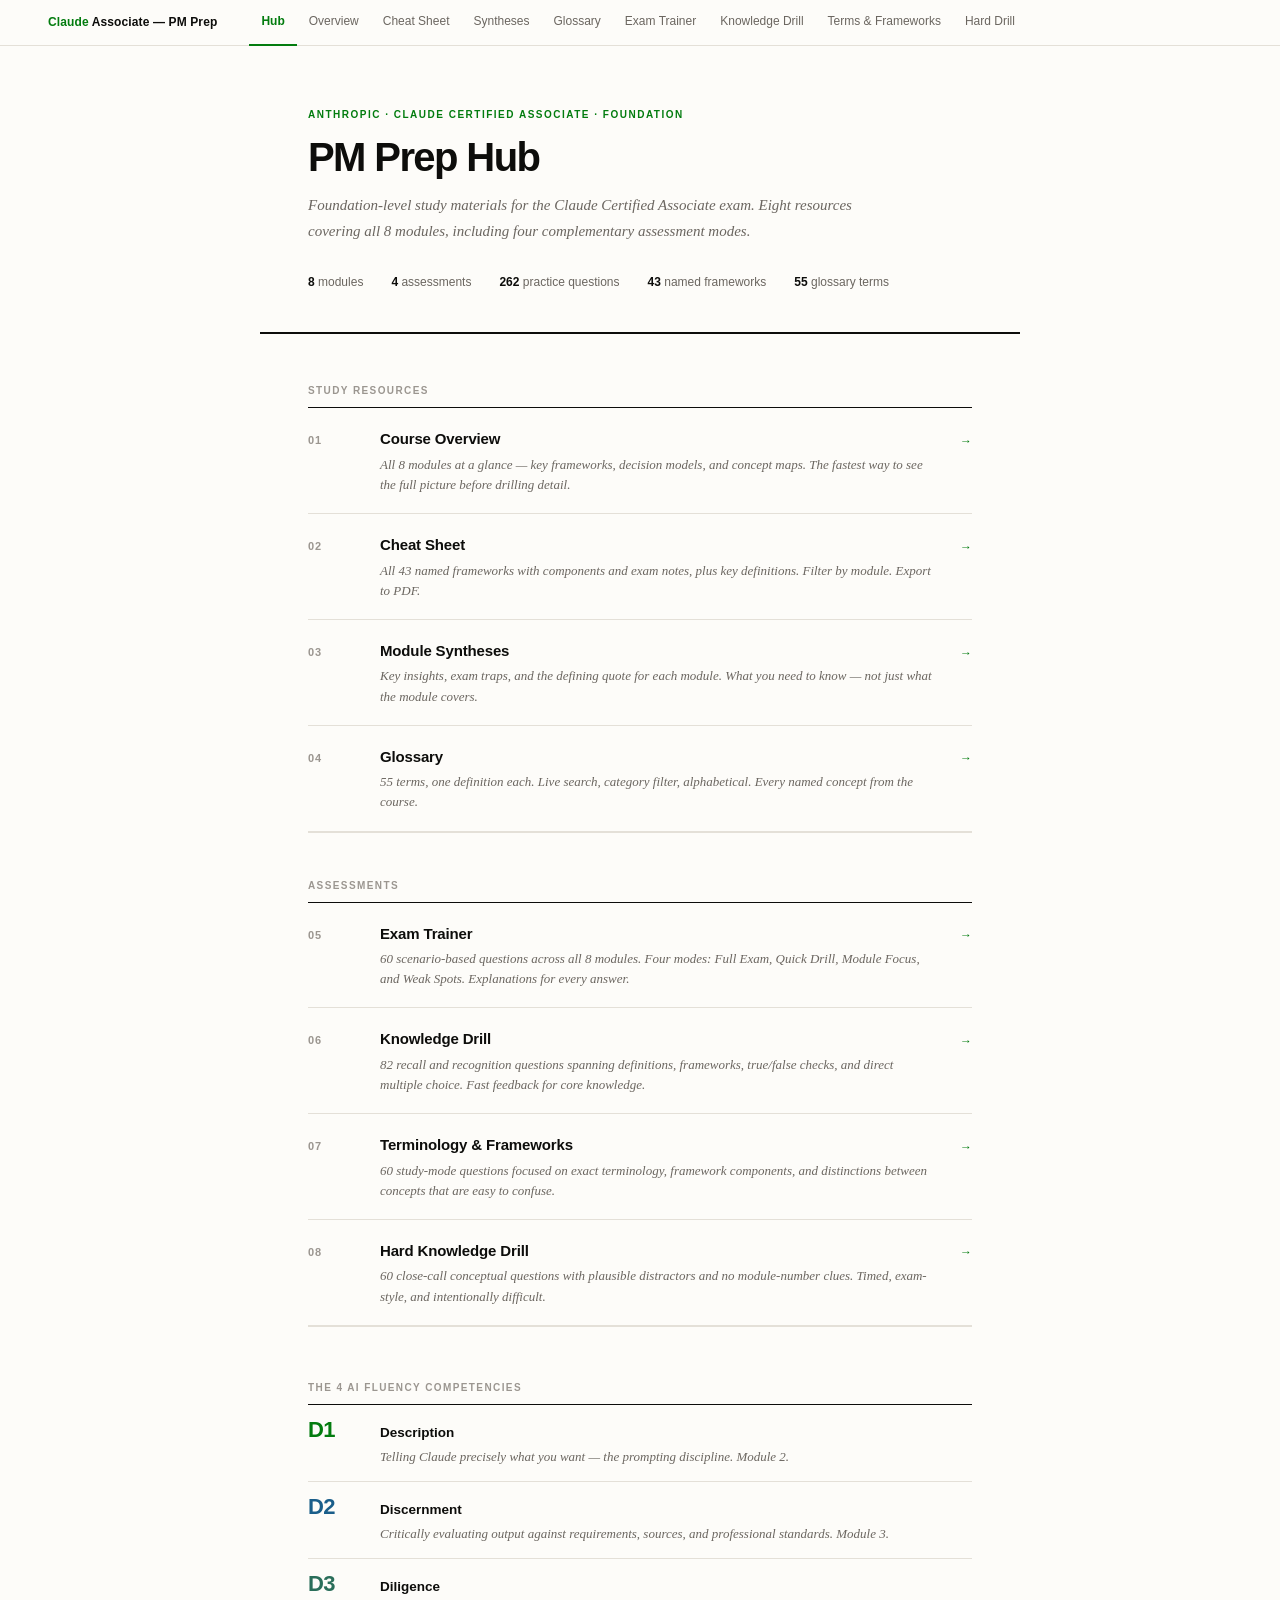
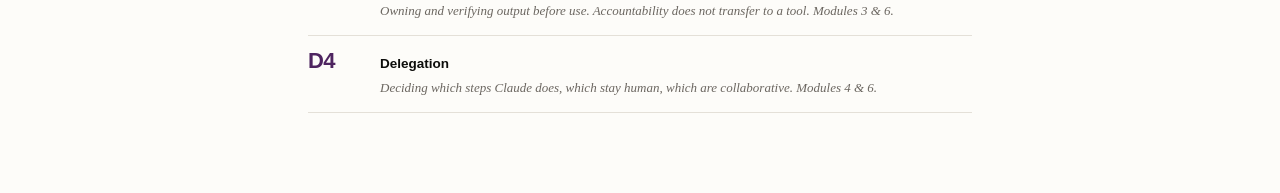
<file: index.html>
<!DOCTYPE html>
<html lang="en">
<head>
<meta charset="UTF-8">
<meta name="viewport" content="width=device-width, initial-scale=1.0">
<title>Claude Certified Associate — PM Prep Hub</title>
<link rel="stylesheet" href="shared/styles.css">
<style>
  .hero { max-width:760px; margin:0 auto 48px; padding:60px 48px 40px; border-bottom:2px solid var(--text-bright); }
  .hero .eyebrow { font-family:-apple-system,BlinkMacSystemFont,'Segoe UI',sans-serif; font-size:10px; font-weight:700; letter-spacing:.15em; text-transform:uppercase; color:var(--accent); margin-bottom:12px; }
  .hero h1 { font-family:-apple-system,BlinkMacSystemFont,'Segoe UI',sans-serif; font-size:40px; font-weight:900; color:var(--text-bright); letter-spacing:-.04em; line-height:1.1; margin-bottom:14px; }
  .hero p { font-size:15px; color:var(--text-dim); font-style:italic; max-width:560px; line-height:1.7; margin-bottom:28px; }
  .meta-strip { display:flex; gap:28px; flex-wrap:wrap; }
  .meta-item { font-family:-apple-system,BlinkMacSystemFont,'Segoe UI',sans-serif; font-size:12px; color:var(--text-dim); }
  .meta-item strong { color:var(--text-bright); font-weight:700; }
  .hub-section { max-width:760px; margin:0 auto; padding:0 48px 80px; }
  .hub-section-label { font-family:-apple-system,BlinkMacSystemFont,'Segoe UI',sans-serif; font-size:10px; font-weight:700; letter-spacing:.14em; text-transform:uppercase; color:var(--text-light); padding-bottom:8px; border-bottom:1px solid var(--text-bright); }
  .hub-grid { display:block; border-bottom:1px solid var(--border); }
  .hub-card { display:grid; grid-template-columns:48px 1fr auto; grid-template-rows:auto auto; gap:0 24px; align-items:baseline; padding:18px 0; border-bottom:1px solid var(--border); border-right:none; border-left:none; background:transparent; border-radius:0; text-decoration:none; color:var(--text); transition:background .1s; }
  .hub-card:hover { background:var(--accent-bg); padding-left:8px; padding-right:8px; margin:0 -8px; width:calc(100% + 16px); }
  .hub-card-num { font-family:-apple-system,BlinkMacSystemFont,'Segoe UI',sans-serif; font-size:11px; font-weight:700; color:var(--text-light); letter-spacing:.08em; grid-row:1; padding-top:2px; }
  .hub-card h2 { font-family:-apple-system,BlinkMacSystemFont,'Segoe UI',sans-serif; font-size:15px; font-weight:700; color:var(--text-bright); letter-spacing:-.01em; grid-row:1; }
  .hub-card .hub-arrow { font-family:-apple-system,BlinkMacSystemFont,'Segoe UI',sans-serif; font-size:12px; font-weight:600; color:var(--accent); grid-row:1; justify-self:end; align-self:center; }
  .hub-card p { font-size:13px; color:var(--text-dim); line-height:1.55; grid-column:2; grid-row:2; margin-top:3px; font-style:italic; }
  .hub-card-meta { display:none; }
  .assessment-label { margin-top:44px; }
  .competencies { margin-top:52px; }
  .competency-row { display:grid; grid-template-columns:48px 1fr; gap:0 24px; padding:14px 0; border-bottom:1px solid var(--border); align-items:baseline; }
  .competency-row:first-child { border-top:1px solid var(--text-bright); }
  .comp-label { font-family:-apple-system,BlinkMacSystemFont,'Segoe UI',sans-serif; font-size:22px; font-weight:900; letter-spacing:-.03em; line-height:1; }
  .comp-name { font-family:-apple-system,BlinkMacSystemFont,'Segoe UI',sans-serif; font-size:13.5px; font-weight:700; color:var(--text-bright); margin-bottom:2px; }
  .comp-desc { font-size:13px; color:var(--text-dim); font-style:italic; line-height:1.55; }
  @media (max-width:680px) { .hero{padding:32px 20px 28px}.hub-section{padding:0 20px 48px}.hub-card{grid-template-columns:36px 1fr auto} }
</style>
</head>
<body>
<nav class="nav">
  <span class="nav-brand"><span>Claude</span> Associate — PM Prep</span>
  <div class="nav-links">
    <a href="index.html" class="active">Hub</a>
    <a href="overview.html">Overview</a>
    <a href="cheatsheet.html">Cheat Sheet</a>
    <a href="syntheses.html">Syntheses</a>
    <a href="glossary.html">Glossary</a>
    <a href="exam.html">Exam Trainer</a>
    <a href="knowledge-drill.html">Knowledge Drill</a>
  </div>
</nav>
<div class="hero">
  <div class="eyebrow">Anthropic · Claude Certified Associate · Foundation</div>
  <h1>PM Prep Hub</h1>
  <p>Foundation-level study materials for the Claude Certified Associate exam. Eight resources covering all 8 modules, including four complementary assessment modes.</p>
  <div class="meta-strip">
    <div class="meta-item"><strong>8</strong> modules</div>
    <div class="meta-item"><strong>4</strong> assessments</div>
    <div class="meta-item"><strong>262</strong> practice questions</div>
    <div class="meta-item"><strong>43</strong> named frameworks</div>
    <div class="meta-item"><strong>55</strong> glossary terms</div>
  </div>
</div>
<div class="hub-section">
  <div class="hub-section-label">Study resources</div>
  <div class="hub-grid">
    <a href="overview.html" class="hub-card"><div class="hub-card-num">01</div><h2>Course Overview</h2><div class="hub-arrow">→</div><p>All 8 modules at a glance — key frameworks, decision models, and concept maps. The fastest way to see the full picture before drilling detail.</p></a>
    <a href="cheatsheet.html" class="hub-card"><div class="hub-card-num">02</div><h2>Cheat Sheet</h2><div class="hub-arrow">→</div><p>All 43 named frameworks with components and exam notes, plus key definitions. Filter by module. Export to PDF.</p></a>
    <a href="syntheses.html" class="hub-card"><div class="hub-card-num">03</div><h2>Module Syntheses</h2><div class="hub-arrow">→</div><p>Key insights, exam traps, and the defining quote for each module. What you need to know — not just what the module covers.</p></a>
    <a href="glossary.html" class="hub-card"><div class="hub-card-num">04</div><h2>Glossary</h2><div class="hub-arrow">→</div><p>55 terms, one definition each. Live search, category filter, alphabetical. Every named concept from the course.</p></a>
  </div>

  <div class="hub-section-label assessment-label">Assessments</div>
  <div class="hub-grid">
    <a href="exam.html" class="hub-card"><div class="hub-card-num">05</div><h2>Exam Trainer</h2><div class="hub-arrow">→</div><p>60 scenario-based questions across all 8 modules. Four modes: Full Exam, Quick Drill, Module Focus, and Weak Spots. Explanations for every answer.</p></a>
    <a href="knowledge-drill.html" class="hub-card"><div class="hub-card-num">06</div><h2>Knowledge Drill</h2><div class="hub-arrow">→</div><p>82 recall and recognition questions spanning definitions, frameworks, true/false checks, and direct multiple choice. Fast feedback for core knowledge.</p></a>
    <a href="terminology-frameworks-drill.html" class="hub-card"><div class="hub-card-num">07</div><h2>Terminology &amp; Frameworks</h2><div class="hub-arrow">→</div><p>60 study-mode questions focused on exact terminology, framework components, and distinctions between concepts that are easy to confuse.</p></a>
    <a href="hard-knowledge-drill.html" class="hub-card"><div class="hub-card-num">08</div><h2>Hard Knowledge Drill</h2><div class="hub-arrow">→</div><p>60 close-call conceptual questions with plausible distractors and no module-number clues. Timed, exam-style, and intentionally difficult.</p></a>
  </div>

  <div class="competencies">
    <div class="hub-section-label">The 4 AI fluency competencies</div>
    <div class="competency-row"><div class="comp-label" style="color:var(--m1);">D1</div><div><div class="comp-name">Description</div><div class="comp-desc">Telling Claude precisely what you want — the prompting discipline. Module 2.</div></div></div>
    <div class="competency-row"><div class="comp-label" style="color:var(--m2);">D2</div><div><div class="comp-name">Discernment</div><div class="comp-desc">Critically evaluating output against requirements, sources, and professional standards. Module 3.</div></div></div>
    <div class="competency-row"><div class="comp-label" style="color:var(--m4);">D3</div><div><div class="comp-name">Diligence</div><div class="comp-desc">Owning and verifying output before use. Accountability does not transfer to a tool. Modules 3 &amp; 6.</div></div></div>
    <div class="competency-row"><div class="comp-label" style="color:var(--m6);">D4</div><div><div class="comp-name">Delegation</div><div class="comp-desc">Deciding which steps Claude does, which stay human, which are collaborative. Modules 4 &amp; 6.</div></div></div>
  </div>
</div>
<script src="shared/utils.js"></script>
</body>
</html>
</file>
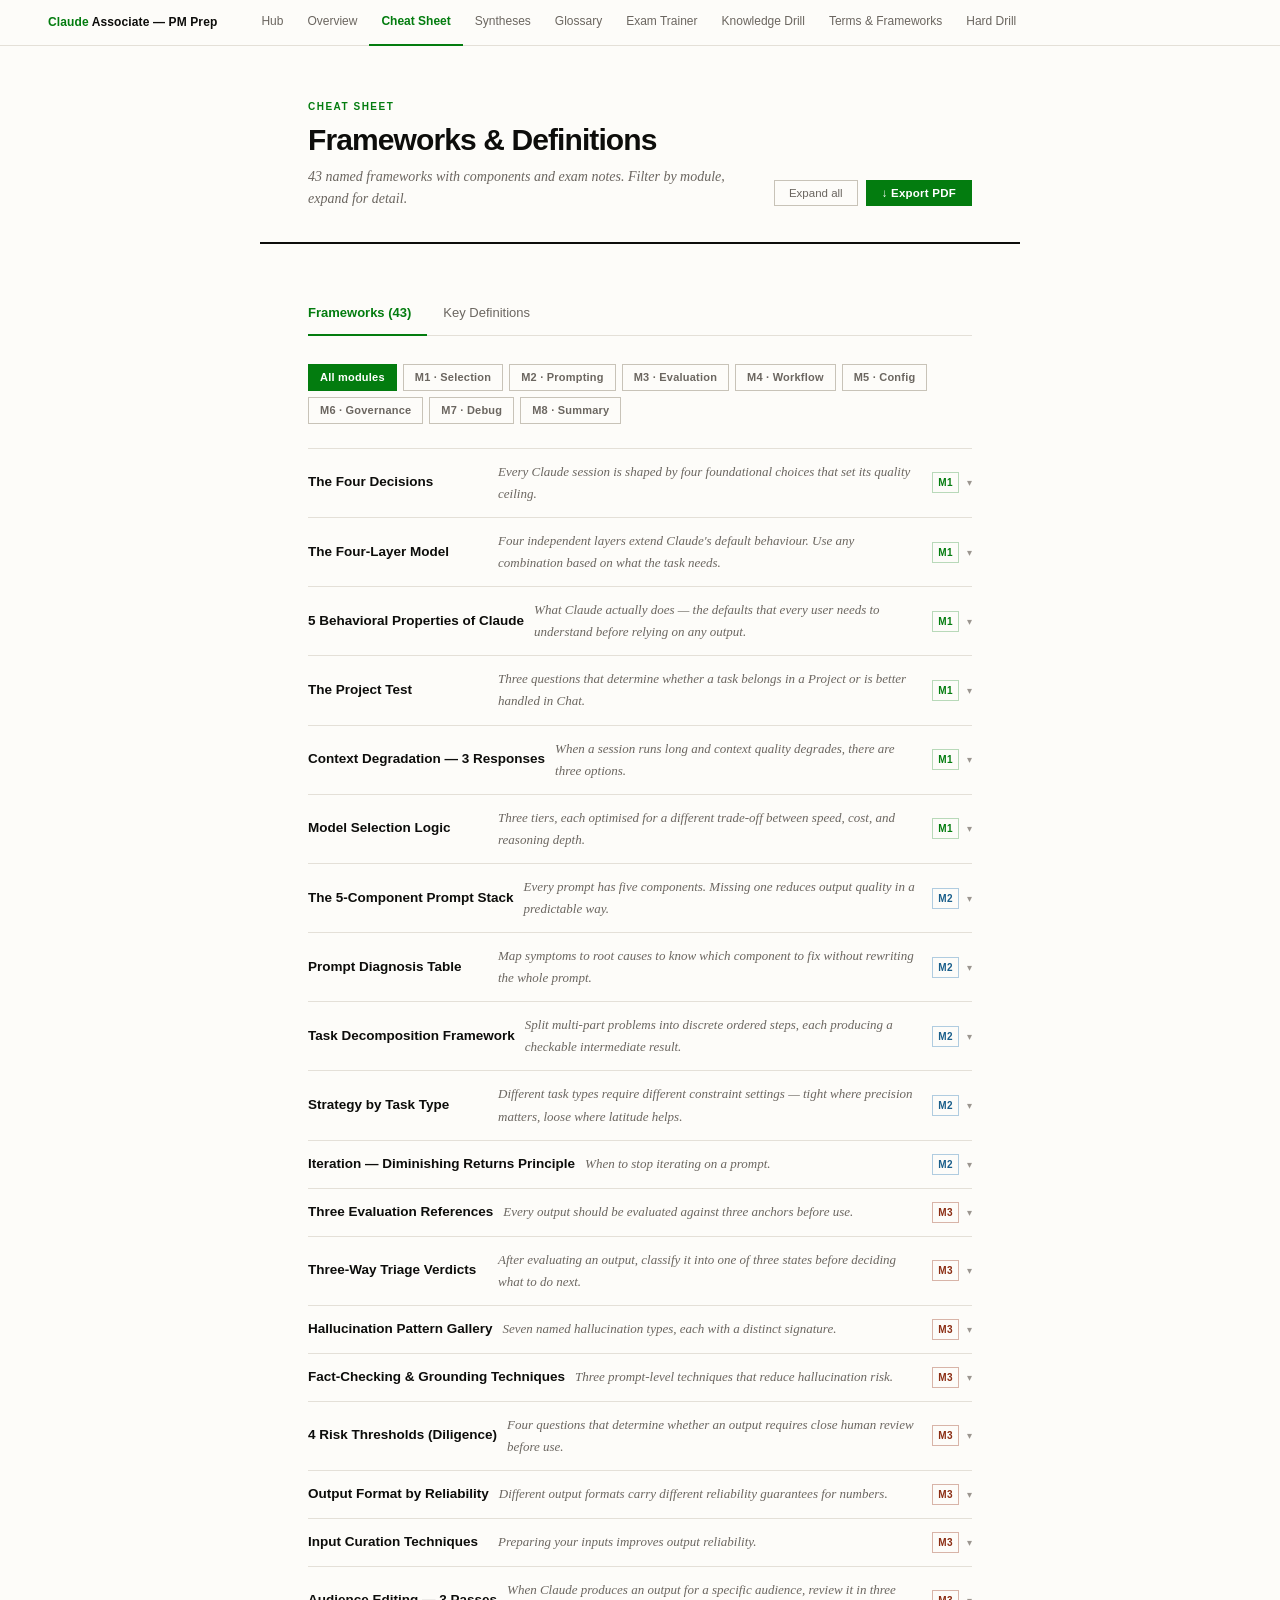
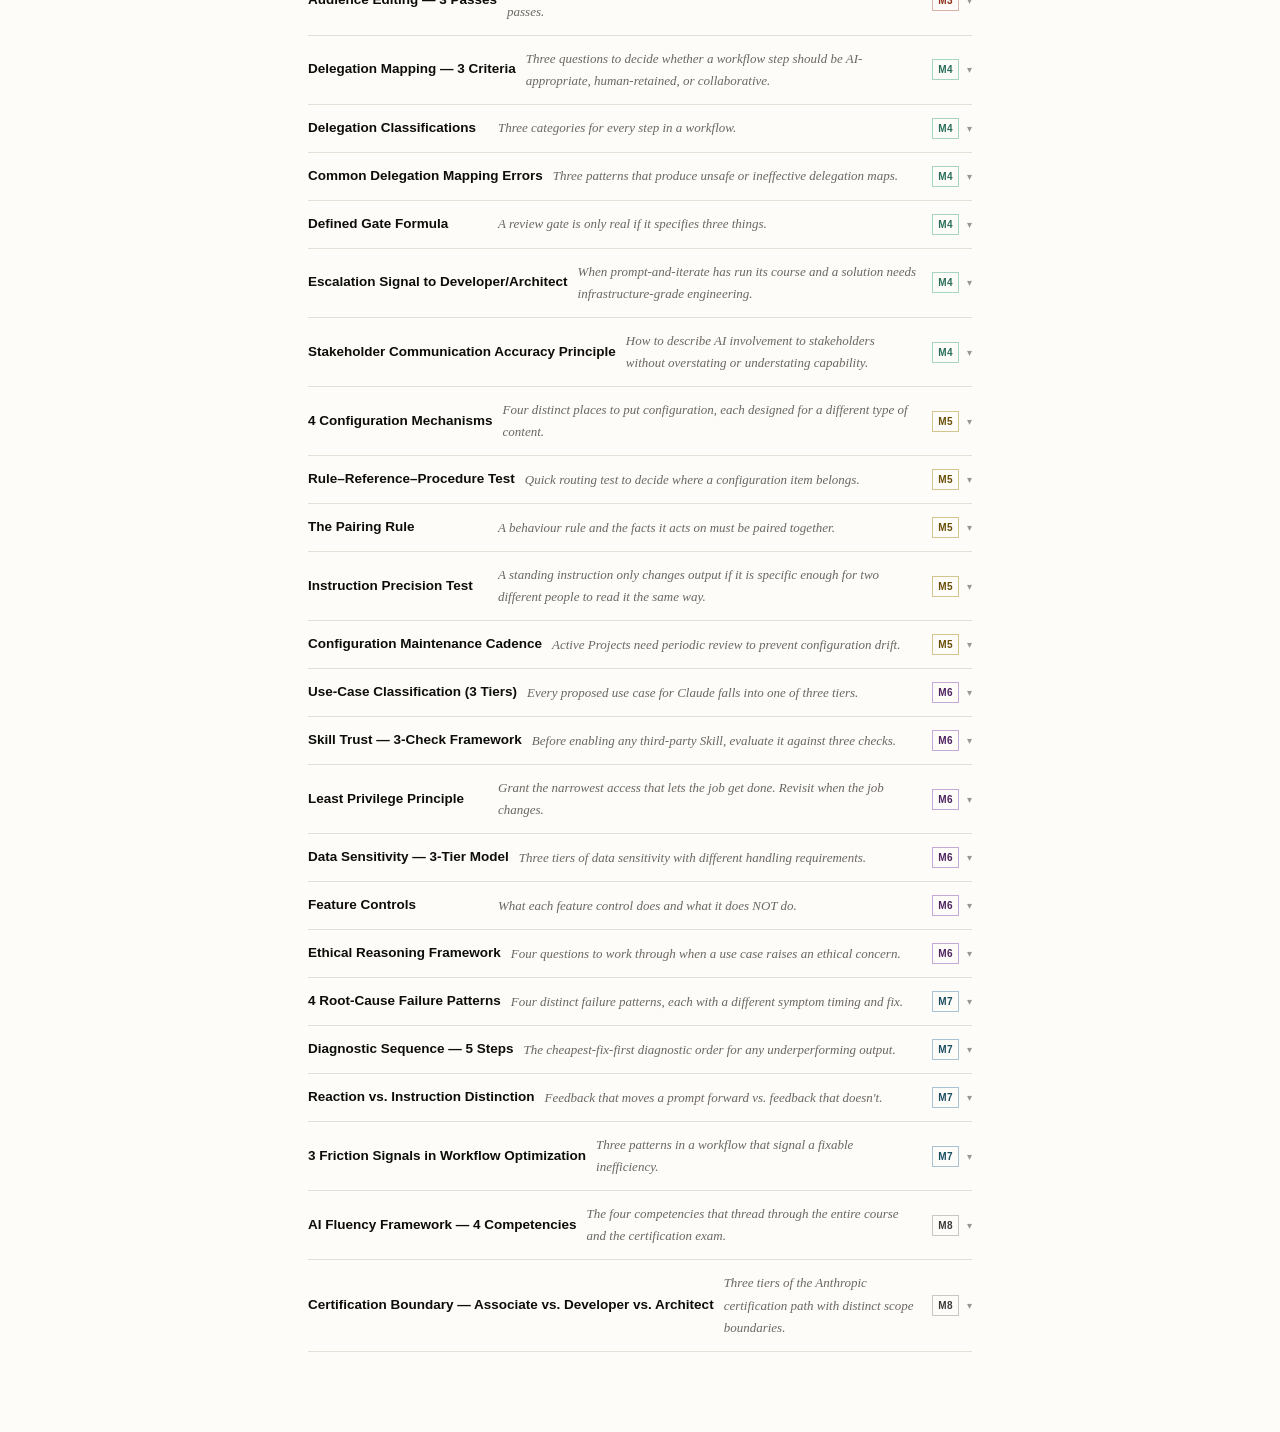
<file: cheatsheet.html>
<!DOCTYPE html>
<html lang="en">
<head>
<meta charset="UTF-8">
<meta name="viewport" content="width=device-width, initial-scale=1.0">
<title>Cheat Sheet — Claude Associate PM Prep</title>
<link rel="stylesheet" href="shared/styles.css">
<script src="data/frameworks.js"></script>
<style>
  .framework-header-left { display: flex; align-items: center; gap: 10px; flex: 1; min-width: 0; }
  .framework-meta { display: flex; align-items: center; gap: 8px; flex-shrink: 0; }
  .def-item { padding: 10px 0; border-bottom: 1px solid var(--border); display: flex; gap: 12px; align-items: flex-start; }
  .def-item:last-child { border-bottom: none; }
  .def-term { font-weight: 700; font-size: 13.5px; color: var(--text-bright); min-width: 220px; flex-shrink: 0; }
  .def-body { font-size: 13px; color: var(--text); line-height: 1.55; flex: 1; }
  .expand-all-btn { font-size: 12px; color: var(--accent); cursor: pointer; font-weight: 600; background: none; border: none; padding: 0; }
  .expand-all-btn:hover { text-decoration: underline; }
</style>
</head>
<body>

<nav class="nav">
  <span class="nav-brand"><span>Claude</span> Associate — PM Prep</span>
  <div class="nav-links">
    <a href="index.html">Hub</a>
    <a href="overview.html">Overview</a>
    <a href="cheatsheet.html" class="active">Cheat Sheet</a>
    <a href="syntheses.html">Syntheses</a>
    <a href="glossary.html">Glossary</a>
    <a href="exam.html">Exam Trainer</a>
    <a href="knowledge-drill.html">Knowledge Drill</a>
  </div>
</nav>

<div class="page-header">
  <div class="page-header-text">
    <div class="eyebrow">Cheat Sheet</div>
    <h1>Frameworks &amp; Definitions</h1>
    <p>43 named frameworks with components and exam notes. Filter by module, expand for detail.</p>
  </div>
  <div class="page-header-actions">
    <button class="btn-secondary" onclick="expandAll()">Expand all</button>
    <button class="btn-primary" onclick="exportPDF()">↓ Export PDF</button>
  </div>
</div>

<div class="main">

  <div class="tabs">
    <div class="tab active" onclick="switchTab('frameworks', this)">Frameworks (43)</div>
    <div class="tab" onclick="switchTab('definitions', this)">Key Definitions</div>
  </div>

  <!-- FRAMEWORKS TAB -->
  <div class="tab-panel active" id="tab-frameworks">
    <div class="filter-row" id="fw-filter">
      <div class="filter-chip active" data-m="0" onclick="filterFW(this)">All modules</div>
      <div class="filter-chip" data-m="1" onclick="filterFW(this)">M1 · Selection</div>
      <div class="filter-chip" data-m="2" onclick="filterFW(this)">M2 · Prompting</div>
      <div class="filter-chip" data-m="3" onclick="filterFW(this)">M3 · Evaluation</div>
      <div class="filter-chip" data-m="4" onclick="filterFW(this)">M4 · Workflow</div>
      <div class="filter-chip" data-m="5" onclick="filterFW(this)">M5 · Config</div>
      <div class="filter-chip" data-m="6" onclick="filterFW(this)">M6 · Governance</div>
      <div class="filter-chip" data-m="7" onclick="filterFW(this)">M7 · Debug</div>
      <div class="filter-chip" data-m="8" onclick="filterFW(this)">M8 · Summary</div>
    </div>
    <div id="fw-list"></div>
  </div>

  <!-- DEFINITIONS TAB -->
  <div class="tab-panel" id="tab-definitions">
    <div class="callout callout-blue" style="margin-bottom: 20px;">
      These key definitions cover the most exam-tested concepts. For the full 55-term glossary with search, see the <a href="glossary.html">Glossary</a> page.
    </div>
    <div id="def-list"></div>
  </div>

</div>

<script src="shared/utils.js"></script>
<script>

const KEY_DEFINITIONS = [
  { term: "The Four Decisions", def: "Entry point · Capability layer · Model · Context management. Set before the first prompt — they determine the quality ceiling." },
  { term: "Project", def: "A persistent workspace. Use when 2 of 3 apply: task recurs / context is stable / format is consistent." },
  { term: "Skill", def: "Reusable procedure at the account level — not inside a Project. Invoked automatically. Reduces variance, does not eliminate it." },
  { term: "Code Execution", def: "Sandboxed computation that returns a verified result. The only way to guarantee a correct number." },
  { term: "5-Component Prompt Stack", def: "Role · Context · Task · Constraints · Output Format. Context is the most commonly missing component." },
  { term: "Diminishing Returns Signal", def: "When further iteration rounds produce marginal change — the correct signal to stop prompting." },
  { term: "Task Decomposition", def: "Breaking a multi-step task into ordered steps with checkable intermediate results. The shared foundation step comes first." },
  { term: "Confident Tone ≠ Accuracy", def: "Claude's fluency is uniform regardless of whether the answer is correct. Tone is never a quality signal." },
  { term: "Diligence", def: "The competency of owning output before use. Accountability does not transfer to a tool — what you ship, you are answerable for." },
  { term: "Three Evaluation References", def: "Requirements · Source material · Professional standards. Missing one creates a systematic blind spot." },
  { term: "Fabricated Specific", def: "A hallucination where Claude produces precise-looking data (stats, citations) that don't exist. The precision is the tell." },
  { term: "Delegation Criteria", def: "Reversibility · Stakes · Accountability. All three evaluated per step — not inherited from the previous one." },
  { term: "Defined Gate Formula", def: "Who reviews + what they verify + when it happens. 'Someone will check it' is not a gate." },
  { term: "Halo Delegation", def: "Auto-delegating a step because the prior step went well. Each step must be evaluated independently." },
  { term: "Rule–Reference–Procedure Test", def: "Rule → standing instruction. Reference → knowledge base. Procedure → Skill." },
  { term: "Instruction Precision Test", def: "Would two different people implement this the same way? If not, it fails silently." },
  { term: "Pairing Rule", def: "A behaviour rule and the facts it acts on belong together. Neither works alone." },
  { term: "Data Sensitivity Tiers", def: "Green (safe) · Yellow (review first) · Red (stop and escalate). Incognito controls persistence, not compliance." },
  { term: "Least Privilege", def: "Grant the narrowest access that lets the job get done. Applies to Skills, connectors, and all feature enablement." },
  { term: "4 Failure Patterns", def: "Under-specification (first response wrong) · Context overload (degrades over time) · Wrong feature/model (repeatable error type) · Stale config ('it used to work')." },
  { term: "Diagnostic Sequence", def: "Check specification → context → feature/model → configuration → task fit. Step 5 is last — it's the most expensive conclusion." },
  { term: "AI Fluency Framework", def: "Description (prompt) · Discernment (evaluate) · Diligence (own) · Delegation (govern). Each competency assumes the one before it." },
];

let activeModuleFilter = 0;

function renderFrameworks() {
  const list = document.getElementById('fw-list');
  const filtered = activeModuleFilter === 0
    ? FRAMEWORKS
    : FRAMEWORKS.filter(f => f.module === activeModuleFilter);

  if (!filtered.length) {
    list.innerHTML = '<p style="color:var(--text-dim);padding:20px 0;">No frameworks for this filter.</p>';
    return;
  }

  list.innerHTML = filtered.map((f, i) => `
    <div class="framework-card" id="fw-${i}">
      <div class="framework-header" onclick="toggleFW('fw-${i}')">
        <div class="framework-header-left">
          <div class="framework-title">${f.name}</div>
          <div class="framework-summary">${f.summary}</div>
        </div>
        <div class="framework-meta">
          <span class="module-badge m${f.module}">M${f.module}</span>
          <span class="framework-arrow">▾</span>
        </div>
      </div>
      <div class="framework-body">
        <div class="components">
          ${f.components.map(c => `
            <div class="component-row">
              <div class="component-label">${c.label}</div>
              <div class="component-desc">${c.desc}</div>
            </div>`).join('')}
        </div>
        ${f.exam_note ? `<div class="exam-note">📌 <strong>Exam note:</strong> ${f.exam_note}</div>` : ''}
      </div>
    </div>`).join('');
}

function renderDefinitions() {
  const list = document.getElementById('def-list');
  list.innerHTML = KEY_DEFINITIONS.map(d => `
    <div class="def-item">
      <div class="def-term">${d.term}</div>
      <div class="def-body">${d.def}</div>
    </div>`).join('');
}

function toggleFW(id) {
  document.getElementById(id).classList.toggle('open');
}

function filterFW(el) {
  document.querySelectorAll('#fw-filter .filter-chip').forEach(c => c.classList.remove('active'));
  el.classList.add('active');
  activeModuleFilter = parseInt(el.dataset.m);
  renderFrameworks();
}

function expandAll() {
  document.querySelectorAll('.framework-card').forEach(c => c.classList.add('open'));
}

function switchTab(name, el) {
  document.querySelectorAll('.tab').forEach(t => t.classList.remove('active'));
  document.querySelectorAll('.tab-panel').forEach(p => p.classList.remove('active'));
  el.classList.add('active');
  document.getElementById('tab-' + name).classList.add('active');
}

function exportPDF() {
  expandAll();
  document.querySelectorAll('.tab-panel').forEach(p => p.style.display = 'block');
  window.print();
  setTimeout(() => {
    document.querySelectorAll('.tab-panel').forEach(p => p.style.display = '');
  }, 500);
}

renderFrameworks();
renderDefinitions();
</script>
</body>
</html>
</file>
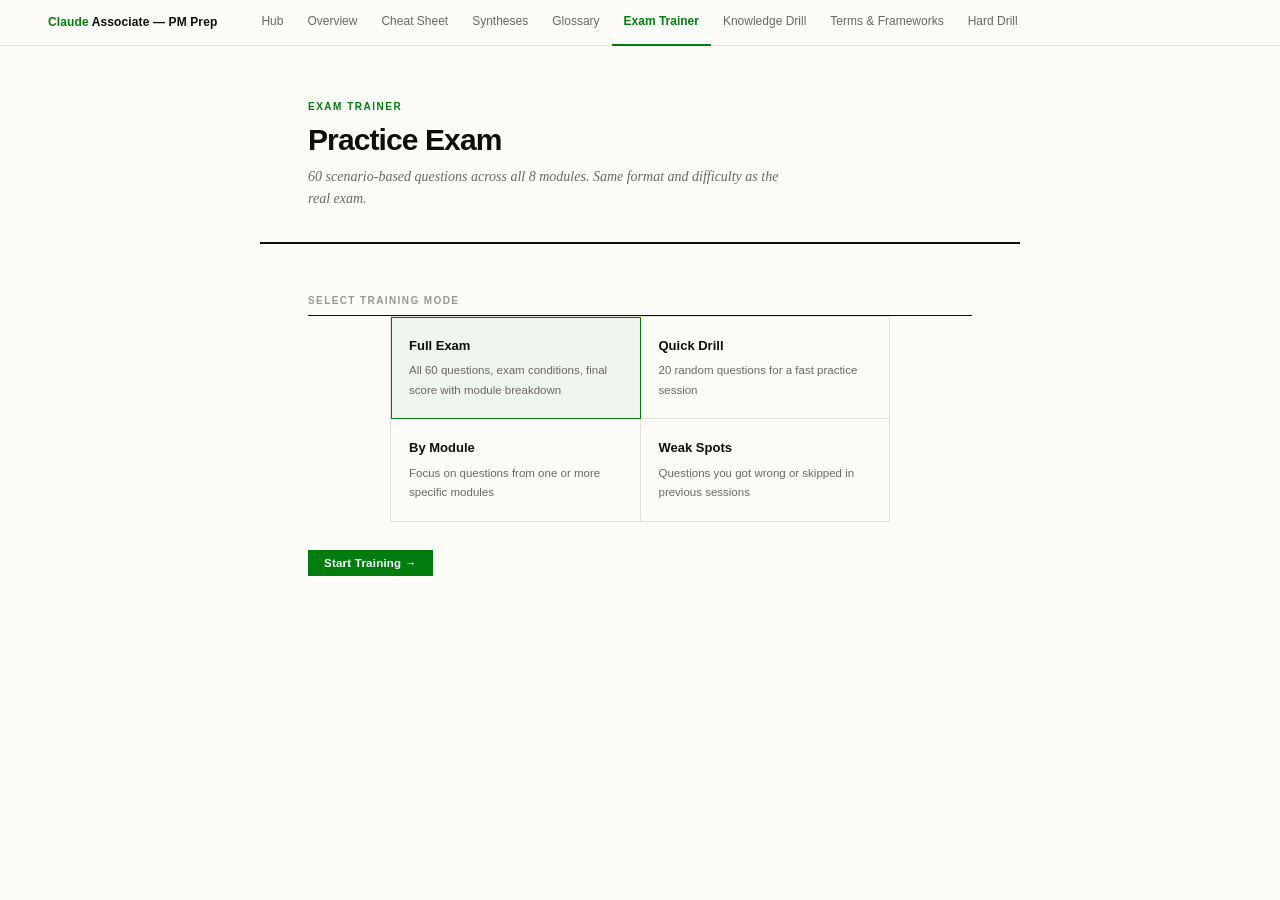
<file: exam.html>
<!DOCTYPE html>
<html lang="en">
<head>
<meta charset="UTF-8">
<meta name="viewport" content="width=device-width, initial-scale=1.0">
<title>Exam Trainer — Claude Associate PM Prep</title>
<link rel="stylesheet" href="shared/styles.css">
<script src="data/questions.js"></script>
<style>
  .screen { display: none; }
  .screen.active { display: block; }

  #start-screen {
    max-width: 760px;
    margin: 0 auto;
    padding: 0 48px 80px;
  }
  #start-screen h1 {
    font-family: -apple-system, BlinkMacSystemFont, 'Segoe UI', sans-serif;
    font-size: 30px;
    font-weight: 800;
    color: var(--text-bright);
    letter-spacing: -0.03em;
    margin-bottom: 8px;
  }
  #start-screen .subtitle {
    font-size: 14px;
    font-style: italic;
    color: var(--text-dim);
    margin-bottom: 36px;
    line-height: 1.6;
  }
  .mode-label {
    font-family: -apple-system, BlinkMacSystemFont, 'Segoe UI', sans-serif;
    font-size: 10px;
    font-weight: 700;
    letter-spacing: 0.14em;
    text-transform: uppercase;
    color: var(--text-light);
    border-bottom: 1px solid var(--text-bright);
    padding-bottom: 6px;
    margin-bottom: 0;
  }

  #exam-screen   { max-width: 760px; margin: 0 auto; padding: 0 48px 80px; }
  #results-screen { max-width: 760px; margin: 0 auto; padding: 0 48px 80px; }
  #review-screen { max-width: 760px; margin: 0 auto; padding: 0 48px 80px; }

  #review-screen h2 {
    font-family: -apple-system, BlinkMacSystemFont, 'Segoe UI', sans-serif;
    font-size: 22px;
    font-weight: 800;
    letter-spacing: -0.02em;
    color: var(--text-bright);
    margin-bottom: 24px;
  }

  .result-verdict {
    font-family: -apple-system, BlinkMacSystemFont, 'Segoe UI', sans-serif;
    font-size: 20px;
    font-weight: 800;
    letter-spacing: -0.01em;
    margin-bottom: 4px;
  }
  .result-verdict.pass { color: var(--green); }
  .result-verdict.fail { color: var(--red); }
  .result-sub {
    font-family: -apple-system, BlinkMacSystemFont, 'Segoe UI', sans-serif;
    font-size: 12.5px;
    color: var(--text-dim);
    margin-bottom: 28px;
  }

  @media (max-width: 680px) {
    #start-screen, #exam-screen, #results-screen, #review-screen {
      padding: 0 20px 48px;
    }
  }
</style>
</head>
<body>

<nav class="nav">
  <span class="nav-brand"><span>Claude</span> Associate — PM Prep</span>
  <div class="nav-links">
    <a href="index.html">Hub</a>
    <a href="overview.html">Overview</a>
    <a href="cheatsheet.html">Cheat Sheet</a>
    <a href="syntheses.html">Syntheses</a>
    <a href="glossary.html">Glossary</a>
    <a href="exam.html" class="active">Exam Trainer</a>
    <a href="knowledge-drill.html">Knowledge Drill</a>
  </div>
</nav>

<div class="page-header">
  <div class="page-header-text">
    <div class="eyebrow">Exam Trainer</div>
    <h1>Practice Exam</h1>
    <p>60 scenario-based questions across all 8 modules. Same format and difficulty as the real exam.</p>
  </div>
</div>

<!-- ═══ START SCREEN ═══ -->
<div id="start-screen" class="screen active">

  <div class="mode-label">Select training mode</div>
  <div class="mode-grid">
    <div class="mode-card selected" onclick="selectMode(this,'full')">
      <h3>Full Exam</h3>
      <p>All 60 questions, exam conditions, final score with module breakdown</p>
    </div>
    <div class="mode-card" onclick="selectMode(this,'quick')">
      <h3>Quick Drill</h3>
      <p>20 random questions for a fast practice session</p>
    </div>
    <div class="mode-card" onclick="selectMode(this,'module')">
      <h3>By Module</h3>
      <p>Focus on questions from one or more specific modules</p>
    </div>
    <div class="mode-card" onclick="selectMode(this,'weak')">
      <h3>Weak Spots</h3>
      <p>Questions you got wrong or skipped in previous sessions</p>
    </div>
  </div>

  <div id="module-filter" class="filter-row" style="display:none;margin-top:16px;">
    <div class="filter-chip active" data-m="1" onclick="toggleModule(this)">M1</div>
    <div class="filter-chip" data-m="2" onclick="toggleModule(this)">M2</div>
    <div class="filter-chip" data-m="3" onclick="toggleModule(this)">M3</div>
    <div class="filter-chip" data-m="4" onclick="toggleModule(this)">M4</div>
    <div class="filter-chip" data-m="5" onclick="toggleModule(this)">M5</div>
    <div class="filter-chip" data-m="6" onclick="toggleModule(this)">M6</div>
    <div class="filter-chip" data-m="7" onclick="toggleModule(this)">M7</div>
    <div class="filter-chip" data-m="8" onclick="toggleModule(this)">M8</div>
  </div>

  <div style="margin-top:28px;">
    <button class="btn-primary" onclick="startExam()">Start Training →</button>
  </div>
</div>

<!-- ═══ EXAM SCREEN ═══ -->
<div id="exam-screen" class="screen">
  <div class="exam-topbar">
    <div class="q-counter" id="q-counter">1 / 60</div>
    <div class="progress-bar-outer" style="flex:1;">
      <div class="progress-bar-inner" id="progress-fill" style="width:0%"></div>
    </div>
    <div class="score-badge" id="score-badge">Score: 0</div>
  </div>

  <div id="module-tag" class="module-tag"></div>
  <div class="question-text" id="question-text"></div>
  <div class="multi-hint" id="multi-hint" style="display:none;">Select all that apply</div>
  <div class="options-list" id="options-list"></div>

  <div class="feedback-box" id="feedback-box">
    <div class="fb-title" id="fb-title"></div>
    <div class="fb-explanation" id="fb-explanation"></div>
  </div>

  <div class="action-row">
    <button class="btn-primary" id="submit-btn" onclick="submitAnswer()">Submit Answer</button>
    <button class="btn-primary" id="next-btn" onclick="nextQuestion()" style="display:none;">Next →</button>
    <button class="btn-secondary" onclick="skipQuestion()">Skip</button>
  </div>
</div>

<!-- ═══ RESULTS SCREEN ═══ -->
<div id="results-screen" class="screen">
  <div class="score-ring" id="score-ring">
    <div class="ring-pct" id="final-score">0</div>
    <div class="ring-label">/ 100</div>
  </div>
  <div class="result-verdict" id="result-verdict">—</div>
  <div class="result-sub" id="result-sub"></div>
  <div class="breakdown-grid" id="result-breakdown"></div>
  <div class="results-actions">
    <button class="btn-primary" onclick="showReview()">Review Answers</button>
    <button class="btn-secondary" onclick="exportResults()">↓ Export Results</button>
    <button class="btn-secondary" onclick="showStart()">New Session</button>
  </div>
</div>

<!-- ═══ REVIEW SCREEN ═══ -->
<div id="review-screen" class="screen">
  <h2>Answer Review</h2>
  <div id="review-list"></div>
  <div class="action-row">
    <button class="btn-secondary" onclick="showResults()">← Back to Results</button>
    <button class="btn-secondary" onclick="showStart()">New Session</button>
  </div>
</div>

<script src="shared/utils.js"></script>
<script>

const MODULE_COLORS_HEX = ['','#037c0f','#1a5e8a','#9b3a1a','#2a6e5a','#7a5c0a','#5c2d6e','#1a5a6e','#3a3a3a'];

let mode = 'full';
let queue = [];
let current = 0;
let score = 0;
let answered = 0;
let selected = [];
let locked = false;
let history = [];
let weakIds = getWeak();

function selectMode(el, m) {
  mode = m;
  document.querySelectorAll('.mode-card').forEach(c => c.classList.remove('selected'));
  el.classList.add('selected');
  document.getElementById('module-filter').style.display = m === 'module' ? 'flex' : 'none';
}

function toggleModule(el) {
  if (el.classList.contains('active')) {
    const active = document.querySelectorAll('#module-filter .filter-chip.active');
    if (active.length > 1) el.classList.remove('active');
  } else {
    el.classList.add('active');
  }
}

function startExam() {
  history = []; score = 0; answered = 0; current = 0; selected = []; locked = false;

  if (mode === 'full') {
    queue = shuffle(ALL_QUESTIONS);
  } else if (mode === 'quick') {
    queue = shuffle(ALL_QUESTIONS).slice(0, 20);
  } else if (mode === 'module') {
    const mods = [...document.querySelectorAll('#module-filter .filter-chip.active')].map(c => parseInt(c.dataset.m));
    queue = shuffle(ALL_QUESTIONS.filter(q => mods.includes(q.module)));
    if (!queue.length) { alert('No questions for selected modules.'); return; }
  } else if (mode === 'weak') {
    weakIds = getWeak();
    if (!weakIds.length) { alert('No weak spots yet. Complete a session first.'); return; }
    const weakSet = new Set(weakIds);
    queue = shuffle(ALL_QUESTIONS.filter((q, i) => weakSet.has(i)));
    if (!queue.length) { alert('No matching weak-spot questions found.'); return; }
  }

  showScreen('exam-screen');
  renderQuestion();
}

function renderQuestion() {
  const q = queue[current];
  document.getElementById('q-counter').textContent = `${current + 1} / ${queue.length}`;
  document.getElementById('progress-fill').style.width = `${(current / queue.length) * 100}%`;
  document.getElementById('score-badge').textContent = `Score: ${score}`;
  document.getElementById('module-tag').textContent = q.tag;
  document.getElementById('question-text').innerHTML =
    `${q.q}<span class="question-type-badge ${q.type === 'single' ? 'single-badge' : 'multi-badge'}">${q.type === 'single' ? 'Single' : 'Multi-select'}</span>`;
  document.getElementById('multi-hint').style.display = q.type === 'multi' ? 'block' : 'none';

  selected = []; locked = false;

  const list = document.getElementById('options-list');
  list.innerHTML = '';
  const letters = ['A','B','C','D','E'];
  q.options.forEach((opt, i) => {
    const div = document.createElement('div');
    div.className = 'option';
    div.dataset.i = i;
    div.innerHTML = `<div class="option-letter">${letters[i]}</div><div>${opt}</div>`;
    div.onclick = () => toggleOption(div, i, q);
    list.appendChild(div);
  });

  const fb = document.getElementById('feedback-box');
  fb.className = 'feedback-box';
  document.getElementById('submit-btn').style.display = 'inline-flex';
  document.getElementById('next-btn').style.display = 'none';
}

function toggleOption(el, i, q) {
  if (locked) return;
  if (q.type === 'single') {
    selected = [i];
    document.querySelectorAll('.option').forEach(o => o.classList.remove('selected'));
    el.classList.add('selected');
  } else {
    if (selected.includes(i)) {
      selected = selected.filter(x => x !== i);
      el.classList.remove('selected');
    } else {
      selected.push(i);
      el.classList.add('selected');
    }
  }
}

function submitAnswer() {
  if (!selected.length) return;
  const q = queue[current];
  locked = true;

  const isCorrect = q.correct.slice().sort().join(',') === selected.slice().sort().join(',');
  if (isCorrect) score++;
  answered++;

  document.querySelectorAll('.option').forEach(o => {
    const i = parseInt(o.dataset.i);
    o.classList.add('locked');
    if (q.correct.includes(i) && selected.includes(i))       o.classList.add('correct');
    else if (selected.includes(i) && !q.correct.includes(i)) o.classList.add('wrong');
    else if (q.correct.includes(i) && !selected.includes(i)) o.classList.add('missed');
  });

  const origIdx = ALL_QUESTIONS.findIndex(x => x.q === q.q);
  history.push({ q, chosen: selected.slice(), correct: q.correct, result: isCorrect, origIdx });
  if (!isCorrect) addWeak(origIdx); else removeWeak(origIdx);

  const fb = document.getElementById('feedback-box');
  fb.className = 'feedback-box show ' + (isCorrect ? 'feedback-correct' : 'feedback-wrong');
  document.getElementById('fb-title').textContent = isCorrect ? '✓ Correct' : '✗ Incorrect';
  document.getElementById('fb-explanation').innerHTML = q.explanation;

  document.getElementById('submit-btn').style.display = 'none';
  document.getElementById('next-btn').style.display = 'inline-flex';
}

function skipQuestion() {
  if (locked) { nextQuestion(); return; }
  const q = queue[current];
  const origIdx = ALL_QUESTIONS.findIndex(x => x.q === q.q);
  history.push({ q, chosen: [], correct: q.correct, result: false, origIdx });
  answered++;
  addWeak(origIdx);
  if (current + 1 >= queue.length) { showResults(); return; }
  current++;
  renderQuestion();
}

function nextQuestion() {
  if (current + 1 >= queue.length) { showResults(); return; }
  current++;
  renderQuestion();
}

function showResults() {
  showScreen('results-screen');
  const total = queue.length;
  const pct = Math.round((score / total) * 100);
  document.getElementById('final-score').textContent = pct;
  const isPassing = pct >= 72;
  document.getElementById('score-ring').className = 'score-ring ' + (isPassing ? 'pass' : 'fail');
  const verd = document.getElementById('result-verdict');
  verd.textContent = isPassing ? 'Pass' : 'Not yet — keep drilling';
  verd.className = 'result-verdict ' + (isPassing ? 'pass' : 'fail');
  document.getElementById('result-sub').textContent = `${score} of ${total} correct · ${pct}/100 · Pass threshold: 72/100`;

  const breakdown = {};
  history.forEach(h => {
    const m = h.q.module;
    if (!breakdown[m]) breakdown[m] = { correct: 0, total: 0, tag: h.q.tag };
    breakdown[m].total++;
    if (h.result) breakdown[m].correct++;
  });
  const bd = document.getElementById('result-breakdown');
  bd.innerHTML = '';
  Object.entries(breakdown).sort((a,b) => +a[0] - +b[0]).forEach(([m, d]) => {
    const p = Math.round((d.correct / d.total) * 100);
    const color = MODULE_COLORS_HEX[+m] || '#037c0f';
    bd.innerHTML += `
      <div class="breakdown-card">
        <div class="bc-module">M${m}</div>
        <div class="bc-score">${p}%</div>
        <div class="bc-count">${d.correct}/${d.total}</div>
        <div class="bc-bar"><div class="bc-bar-inner" style="width:${p}%;background:${color}"></div></div>
      </div>`;
  });
}

function showReview() {
  showScreen('review-screen');
  const list = document.getElementById('review-list');
  list.innerHTML = '';
  const letters = ['A','B','C','D','E'];
  history.forEach((h, i) => {
    const chosenLabels = h.chosen.length ? h.chosen.map(x => letters[x]).join(', ') : 'Skipped';
    const correctLabels = h.correct.map(x => letters[x]).join(', ');
    list.innerHTML += `
      <div class="review-item">
        <div class="ri-header">
          <div class="ri-status ${h.result ? 'ri-correct' : 'ri-wrong'}">${h.result ? '✓' : '✗'}</div>
          <div class="ri-q">Q${i+1}: ${h.q.q.substring(0,90)}${h.q.q.length > 90 ? '…' : ''}</div>
          <div class="ri-module-tag">${h.q.tag.split('·')[0].trim()}</div>
        </div>
        <div style="font-family:-apple-system,sans-serif;font-size:12px;color:var(--text-dim);margin-bottom:6px;">
          Your answer: <strong style="color:${h.result ? 'var(--green)' : 'var(--red)'}">${chosenLabels}</strong>
          &nbsp;·&nbsp; Correct: <strong style="color:var(--green)">${correctLabels}</strong>
        </div>
        <div class="ri-explanation">${h.q.explanation}</div>
      </div>`;
  });
}

function exportResults() {
  const total = queue.length;
  const pct = Math.round((score / total) * 100);
  const lines = [
    'CLAUDE ASSOCIATE — EXAM RESULTS',
    `Score: ${score}/${total} (${pct}/100) · Pass threshold: 72/100`,
    `Result: ${pct >= 72 ? 'PASS' : 'NOT PASSING'}`,
    '',
    'ANSWERS:',
    ...history.map((h, i) => {
      const letters = ['A','B','C','D','E'];
      const chosen = h.chosen.length ? h.chosen.map(x => letters[x]).join(',') : 'SKIP';
      const correct = h.correct.map(x => letters[x]).join(',');
      return `Q${i+1} [${h.result ? 'CORRECT' : 'WRONG  '}] Chosen: ${chosen} | Correct: ${correct} | ${h.q.q.substring(0,60)}`;
    })
  ];
  const blob = new Blob([lines.join('\n')], { type: 'text/plain' });
  const a = document.createElement('a');
  a.href = URL.createObjectURL(blob);
  a.download = 'claude-exam-results.txt';
  a.click();
}

function showStart() { showScreen('start-screen'); }
</script>
</body>
</html>
</file>
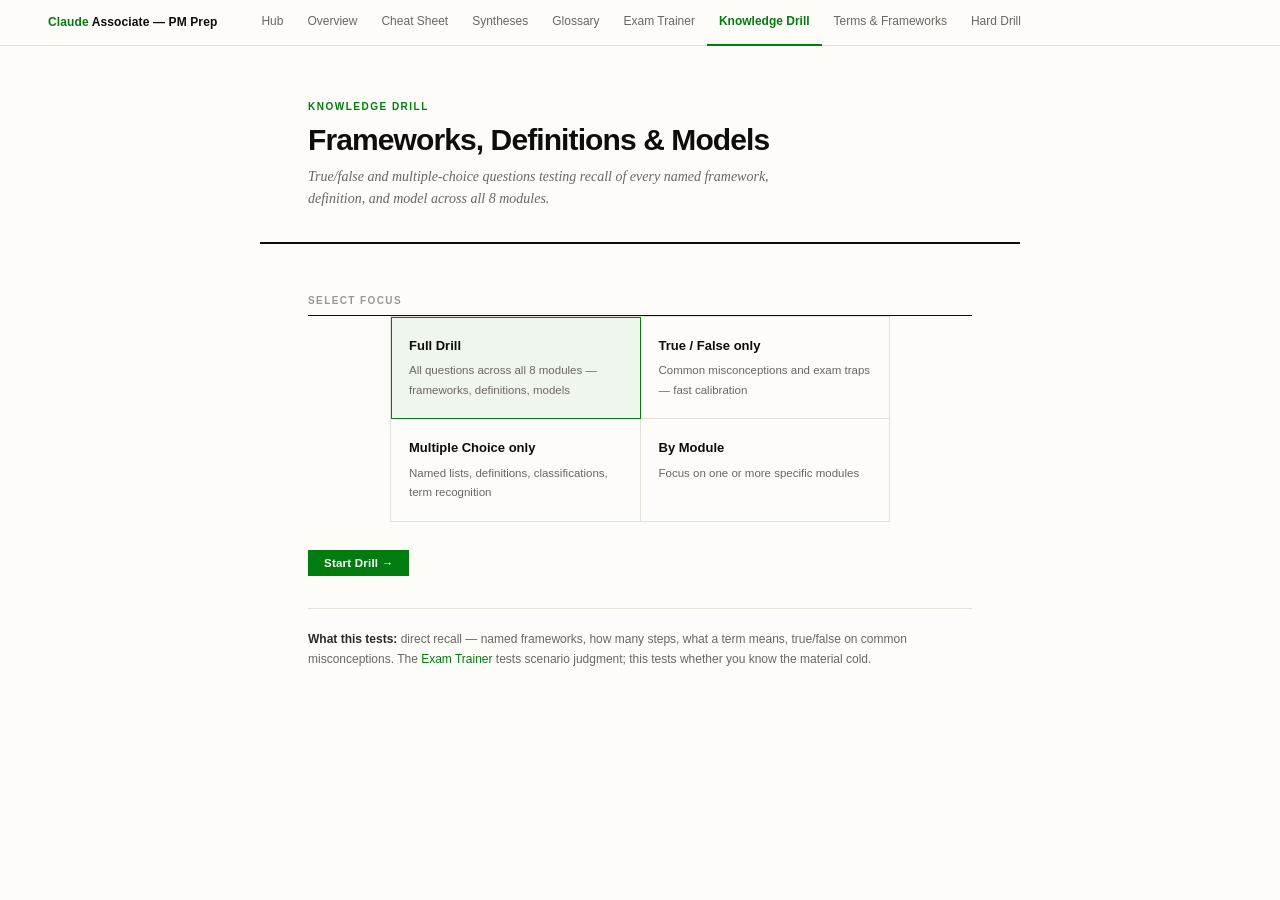
<file: knowledge-drill.html>
<!DOCTYPE html>
<html lang="en">
<head>
<meta charset="UTF-8">
<meta name="viewport" content="width=device-width, initial-scale=1.0">
<title>Knowledge Drill — Claude Associate PM Prep</title>
<link rel="stylesheet" href="shared/styles.css">
<script src="data/drill-questions.js"></script>
<style>
  .screen { display: none; }
  .screen.active { display: block; }

  #start-screen, #drill-screen, #results-screen, #review-screen {
    max-width: 760px;
    margin: 0 auto;
    padding: 0 48px 80px;
  }

  /* Start screen */
  .mode-label {
    font-family: -apple-system, BlinkMacSystemFont, 'Segoe UI', sans-serif;
    font-size: 10px;
    font-weight: 700;
    letter-spacing: 0.14em;
    text-transform: uppercase;
    color: var(--text-light);
    border-bottom: 1px solid var(--text-bright);
    padding-bottom: 6px;
    margin-bottom: 0;
  }

  /* Question type indicator */
  .q-type-badge {
    font-family: -apple-system, BlinkMacSystemFont, 'Segoe UI', sans-serif;
    font-size: 10px;
    font-weight: 700;
    letter-spacing: 0.08em;
    text-transform: uppercase;
    padding: 2px 7px;
    border: 1px solid;
    vertical-align: middle;
    margin-left: 10px;
  }
  .q-type-tf     { color: var(--m2); border-color: #b0cce0; }
  .q-type-mcq    { color: var(--m4); border-color: #a8d4c4; }
  .q-type-fill   { color: var(--m5); border-color: #d4c490; }

  /* T/F buttons */
  .tf-row {
    display: flex;
    gap: 12px;
    margin-top: 20px;
  }
  .tf-btn {
    font-family: -apple-system, BlinkMacSystemFont, 'Segoe UI', sans-serif;
    flex: 1;
    padding: 14px;
    font-size: 14px;
    font-weight: 700;
    border: 1px solid var(--border-strong);
    background: transparent;
    cursor: pointer;
    transition: all 0.12s;
    color: var(--text);
    letter-spacing: 0.04em;
  }
  .tf-btn:hover:not(.locked) { border-color: var(--accent); color: var(--accent); background: var(--accent-bg); }
  .tf-btn.selected { border-color: var(--accent); background: var(--accent-bg); color: var(--accent); }
  .tf-btn.correct  { border-color: var(--green); background: var(--m1-bg); color: var(--green); }
  .tf-btn.wrong    { border-color: var(--red); background: var(--m3-bg); color: var(--red); }

  /* Results */
  .result-verdict {
    font-family: -apple-system, BlinkMacSystemFont, 'Segoe UI', sans-serif;
    font-size: 20px;
    font-weight: 800;
    letter-spacing: -0.01em;
    margin-bottom: 4px;
  }
  .result-verdict.pass { color: var(--green); }
  .result-verdict.fail { color: var(--red); }
  .result-sub {
    font-family: -apple-system, BlinkMacSystemFont, 'Segoe UI', sans-serif;
    font-size: 12.5px;
    color: var(--text-dim);
    margin-bottom: 28px;
  }

  /* Stats row */
  .stats-row {
    display: flex;
    gap: 32px;
    border-top: 1px solid var(--border);
    border-bottom: 1px solid var(--border);
    padding: 16px 0;
    margin-bottom: 28px;
  }
  .stat-item { }
  .stat-num {
    font-family: -apple-system, BlinkMacSystemFont, 'Segoe UI', sans-serif;
    font-size: 28px;
    font-weight: 900;
    letter-spacing: -0.04em;
    line-height: 1;
    color: var(--text-bright);
  }
  .stat-label {
    font-family: -apple-system, BlinkMacSystemFont, 'Segoe UI', sans-serif;
    font-size: 11px;
    color: var(--text-light);
    text-transform: uppercase;
    letter-spacing: 0.08em;
    margin-top: 2px;
  }

  /* Review item T/F variant */
  .ri-answer-line {
    font-family: -apple-system, BlinkMacSystemFont, 'Segoe UI', sans-serif;
    font-size: 12px;
    color: var(--text-dim);
    margin-bottom: 6px;
  }

  /* Progress counter */
  .drill-topbar {
    display: flex;
    align-items: center;
    gap: 16px;
    margin-bottom: 28px;
    padding-bottom: 16px;
    border-bottom: 1px solid var(--border);
  }
  .q-counter {
    font-family: -apple-system, BlinkMacSystemFont, 'Segoe UI', sans-serif;
    font-size: 12px;
    font-weight: 700;
    color: var(--text-dim);
    white-space: nowrap;
  }
  .score-badge {
    font-family: -apple-system, BlinkMacSystemFont, 'Segoe UI', sans-serif;
    font-size: 12px;
    font-weight: 700;
    color: var(--accent);
    white-space: nowrap;
  }
  .module-tag {
    font-family: -apple-system, BlinkMacSystemFont, 'Segoe UI', sans-serif;
    font-size: 10px;
    font-weight: 700;
    letter-spacing: 0.1em;
    text-transform: uppercase;
    color: var(--text-light);
    margin-bottom: 12px;
  }
  .question-text {
    font-size: 15px;
    font-weight: 600;
    color: var(--text-bright);
    line-height: 1.6;
    margin-bottom: 4px;
    font-family: -apple-system, BlinkMacSystemFont, 'Segoe UI', sans-serif;
  }

  #review-screen h2 {
    font-family: -apple-system, BlinkMacSystemFont, 'Segoe UI', sans-serif;
    font-size: 22px;
    font-weight: 800;
    letter-spacing: -0.02em;
    color: var(--text-bright);
    margin-bottom: 24px;
  }

  @media (max-width: 680px) {
    #start-screen, #drill-screen, #results-screen, #review-screen { padding: 0 20px 48px; }
    .stats-row { gap: 16px; flex-wrap: wrap; }
  }
</style>
</head>
<body>

<nav class="nav">
  <span class="nav-brand"><span>Claude</span> Associate — PM Prep</span>
  <div class="nav-links">
    <a href="index.html">Hub</a>
    <a href="overview.html">Overview</a>
    <a href="cheatsheet.html">Cheat Sheet</a>
    <a href="syntheses.html">Syntheses</a>
    <a href="glossary.html">Glossary</a>
    <a href="exam.html">Exam Trainer</a>
    <a href="knowledge-drill.html" class="active">Knowledge Drill</a>
  </div>
</nav>

<div class="page-header">
  <div class="page-header-text">
    <div class="eyebrow">Knowledge Drill</div>
    <h1>Frameworks, Definitions &amp; Models</h1>
    <p>True/false and multiple-choice questions testing recall of every named framework, definition, and model across all 8 modules.</p>
  </div>
</div>

<!-- ═══ START SCREEN ═══ -->
<div id="start-screen" class="screen active">

  <div class="mode-label">Select focus</div>
  <div class="mode-grid">
    <div class="mode-card selected" onclick="selectMode(this,'all')">
      <h3>Full Drill</h3>
      <p>All questions across all 8 modules — frameworks, definitions, models</p>
    </div>
    <div class="mode-card" onclick="selectMode(this,'tf')">
      <h3>True / False only</h3>
      <p>Common misconceptions and exam traps — fast calibration</p>
    </div>
    <div class="mode-card" onclick="selectMode(this,'mcq')">
      <h3>Multiple Choice only</h3>
      <p>Named lists, definitions, classifications, term recognition</p>
    </div>
    <div class="mode-card" onclick="selectMode(this,'module')">
      <h3>By Module</h3>
      <p>Focus on one or more specific modules</p>
    </div>
  </div>

  <div id="module-filter" class="filter-row" style="display:none;margin-top:16px;">
    <div class="filter-chip active" data-m="1" onclick="toggleModule(this)">M1 · Selection</div>
    <div class="filter-chip" data-m="2" onclick="toggleModule(this)">M2 · Prompting</div>
    <div class="filter-chip" data-m="3" onclick="toggleModule(this)">M3 · Evaluation</div>
    <div class="filter-chip" data-m="4" onclick="toggleModule(this)">M4 · Workflow</div>
    <div class="filter-chip" data-m="5" onclick="toggleModule(this)">M5 · Config</div>
    <div class="filter-chip" data-m="6" onclick="toggleModule(this)">M6 · Governance</div>
    <div class="filter-chip" data-m="7" onclick="toggleModule(this)">M7 · Debug</div>
    <div class="filter-chip" data-m="8" onclick="toggleModule(this)">M8 · Summary</div>
    <div class="filter-chip" data-m="0" onclick="toggleModule(this)">Cross-module</div>
  </div>

  <div style="margin-top:28px;">
    <button class="btn-primary" onclick="startDrill()">Start Drill →</button>
  </div>

  <div style="margin-top:32px;padding-top:20px;border-top:1px solid var(--border);">
    <div style="font-family:-apple-system,sans-serif;font-size:12px;color:var(--text-dim);line-height:1.7;">
      <strong style="color:var(--text);">What this tests:</strong> direct recall — named frameworks, how many steps, what a term means, true/false on common misconceptions.
      The <a href="exam.html">Exam Trainer</a> tests scenario judgment; this tests whether you know the material cold.
    </div>
  </div>
</div>

<!-- ═══ DRILL SCREEN ═══ -->
<div id="drill-screen" class="screen">
  <div class="drill-topbar">
    <div class="q-counter" id="q-counter">1 / —</div>
    <div class="progress-bar-outer" style="flex:1;">
      <div class="progress-bar-inner" id="progress-fill" style="width:0%"></div>
    </div>
    <div class="score-badge" id="score-badge">Score: 0</div>
  </div>

  <div id="module-tag" class="module-tag"></div>
  <div class="question-text" id="question-text"></div>

  <!-- MCQ options (shown for mcq/fill) -->
  <div id="options-list" class="options-list"></div>

  <!-- T/F buttons (shown for tf) -->
  <div id="tf-row" class="tf-row" style="display:none;">
    <button class="tf-btn" id="tf-true"  onclick="submitTF(true)">True</button>
    <button class="tf-btn" id="tf-false" onclick="submitTF(false)">False</button>
  </div>

  <div class="feedback-box" id="feedback-box">
    <div class="fb-title" id="fb-title"></div>
    <div class="fb-explanation" id="fb-explanation"></div>
  </div>

  <div class="action-row">
    <button class="btn-primary" id="next-btn" onclick="nextQuestion()" style="display:none;">Next →</button>
    <button class="btn-secondary" id="skip-btn" onclick="skipQuestion()">Skip</button>
  </div>
</div>

<!-- ═══ RESULTS SCREEN ═══ -->
<div id="results-screen" class="screen">
  <div class="score-ring" id="score-ring">
    <div class="ring-pct" id="final-score">0</div>
    <div class="ring-label">/ 100</div>
  </div>
  <div class="result-verdict" id="result-verdict">—</div>
  <div class="result-sub" id="result-sub"></div>

  <div class="stats-row" id="stats-row"></div>

  <div class="breakdown-grid" id="result-breakdown"></div>

  <div class="results-actions">
    <button class="btn-primary" onclick="showReview()">Review Answers</button>
    <button class="btn-secondary" onclick="showStart()">New Drill</button>
  </div>
</div>

<!-- ═══ REVIEW SCREEN ═══ -->
<div id="review-screen" class="screen">
  <h2>Answer Review</h2>
  <div id="review-list"></div>
  <div class="action-row">
    <button class="btn-secondary" onclick="showResults()">← Back to Results</button>
    <button class="btn-secondary" onclick="showStart()">New Drill</button>
  </div>
</div>

<script src="shared/utils.js"></script>
<script>

const MODULE_NAMES_SHORT = ['Cross-module','Selection','Prompting','Evaluation','Workflow','Config','Governance','Debug','Summary'];
const MODULE_COLORS_HEX  = ['#3a3a3a','#037c0f','#1a5e8a','#9b3a1a','#2a6e5a','#7a5c0a','#5c2d6e','#1a5a6e','#3a3a3a'];

let drillMode = 'all';
let queue = [];
let current = 0;
let score = 0;
let history = [];
let locked = false;
let selectedOption = null;

function selectMode(el, m) {
  drillMode = m;
  document.querySelectorAll('.mode-card').forEach(c => c.classList.remove('selected'));
  el.classList.add('selected');
  document.getElementById('module-filter').style.display = m === 'module' ? 'flex' : 'none';
}

function toggleModule(el) {
  if (el.classList.contains('active')) {
    const active = document.querySelectorAll('#module-filter .filter-chip.active');
    if (active.length > 1) el.classList.remove('active');
  } else {
    el.classList.add('active');
  }
}

function startDrill() {
  let pool = [...DRILL_QUESTIONS];

  if (drillMode === 'tf') {
    pool = pool.filter(q => q.type === 'tf');
  } else if (drillMode === 'mcq') {
    pool = pool.filter(q => q.type === 'mcq' || q.type === 'fill');
  } else if (drillMode === 'module') {
    const mods = [...document.querySelectorAll('#module-filter .filter-chip.active')].map(c => parseInt(c.dataset.m));
    pool = pool.filter(q => mods.includes(q.module));
    if (!pool.length) { alert('No questions for selected modules.'); return; }
  }

  queue = shuffle(pool);
  current = 0; score = 0; history = []; locked = false; selectedOption = null;
  showScreen('drill-screen');
  renderQuestion();
}

function renderQuestion() {
  const q = queue[current];
  document.getElementById('q-counter').textContent = `${current + 1} / ${queue.length}`;
  document.getElementById('progress-fill').style.width = `${(current / queue.length) * 100}%`;
  document.getElementById('score-badge').textContent = `Score: ${score}`;

  const modLabel = q.module === 0 ? 'Cross-module' : `Module ${q.module} · ${MODULE_NAMES_SHORT[q.module]}`;
  document.getElementById('module-tag').textContent = modLabel;

  const typeLabel = q.type === 'tf' ? 'True / False' : q.type === 'fill' ? 'Complete the sentence' : 'Multiple Choice';
  const typeClass = q.type === 'tf' ? 'q-type-tf' : q.type === 'fill' ? 'q-type-fill' : 'q-type-mcq';
  document.getElementById('question-text').innerHTML =
    `${q.q}<span class="q-type-badge ${typeClass}">${typeLabel}</span>`;

  locked = false; selectedOption = null;

  const fb = document.getElementById('feedback-box');
  fb.className = 'feedback-box';

  document.getElementById('next-btn').style.display = 'none';
  document.getElementById('skip-btn').style.display = 'inline-flex';

  if (q.type === 'tf') {
    document.getElementById('options-list').innerHTML = '';
    document.getElementById('options-list').style.display = 'none';
    const tfRow = document.getElementById('tf-row');
    tfRow.style.display = 'flex';
    const tBtn = document.getElementById('tf-true');
    const fBtn = document.getElementById('tf-false');
    tBtn.className = 'tf-btn';
    fBtn.className = 'tf-btn';
    tBtn.onclick = () => submitTF(true);
    fBtn.onclick = () => submitTF(false);
  } else {
    document.getElementById('tf-row').style.display = 'none';
    document.getElementById('options-list').style.display = 'block';
    const list = document.getElementById('options-list');
    list.innerHTML = '';
    const letters = ['A','B','C','D'];
    q.options.forEach((opt, i) => {
      const div = document.createElement('div');
      div.className = 'option';
      div.dataset.i = i;
      div.innerHTML = `<div class="option-letter">${letters[i]}</div><div>${opt}</div>`;
      div.onclick = () => selectMCQ(div, i, q);
      list.appendChild(div);
    });
  }
}

function selectMCQ(el, i, q) {
  if (locked) return;
  selectedOption = i;
  document.querySelectorAll('.option').forEach(o => o.classList.remove('selected'));
  el.classList.add('selected');
  // Auto-submit on selection
  submitMCQ(q);
}

function submitMCQ(q) {
  if (selectedOption === null || locked) return;
  locked = true;
  const isCorrect = selectedOption === q.correct;
  if (isCorrect) score++;

  document.querySelectorAll('.option').forEach(o => {
    const i = parseInt(o.dataset.i);
    o.classList.add('locked');
    if (i === q.correct && selectedOption === i) o.classList.add('correct');
    else if (selectedOption === i && i !== q.correct) o.classList.add('wrong');
    else if (i === q.correct) o.classList.add('missed');
  });

  history.push({ q, chosen: selectedOption, correct: q.correct, result: isCorrect, type: 'mcq' });
  showFeedback(isCorrect, q.explanation);
}

function submitTF(chosen) {
  if (locked) return;
  locked = true;
  const q = queue[current];
  const isCorrect = chosen === q.answer;
  if (isCorrect) score++;

  const trueBtn  = document.getElementById('tf-true');
  const falseBtn = document.getElementById('tf-false');

  // Mark selected
  if (chosen) trueBtn.classList.add('selected'); else falseBtn.classList.add('selected');

  // Colour result
  if (isCorrect) {
    (chosen ? trueBtn : falseBtn).className = 'tf-btn correct locked';
  } else {
    (chosen ? trueBtn : falseBtn).className = 'tf-btn wrong locked';
    // Show the correct answer
    (q.answer ? trueBtn : falseBtn).className = 'tf-btn correct locked';
  }
  trueBtn.onclick = null; falseBtn.onclick = null;

  history.push({ q, chosen, correct: q.answer, result: isCorrect, type: 'tf' });
  showFeedback(isCorrect, q.explanation);
}

function showFeedback(isCorrect, explanation) {
  const fb = document.getElementById('feedback-box');
  fb.className = 'feedback-box show ' + (isCorrect ? 'feedback-correct' : 'feedback-wrong');
  document.getElementById('fb-title').textContent = isCorrect ? '✓ Correct' : '✗ Incorrect';
  document.getElementById('fb-explanation').innerHTML = explanation;
  document.getElementById('next-btn').style.display = 'inline-flex';
  document.getElementById('skip-btn').style.display = 'none';
}

function skipQuestion() {
  if (locked) { nextQuestion(); return; }
  const q = queue[current];
  history.push({ q, chosen: null, correct: q.type === 'tf' ? q.answer : q.correct, result: false, type: q.type });
  if (current + 1 >= queue.length) { showDrillResults(); return; }
  current++;
  renderQuestion();
}

function nextQuestion() {
  if (current + 1 >= queue.length) { showDrillResults(); return; }
  current++;
  renderQuestion();
}

function showDrillResults() {
  showScreen('results-screen');
  const total = queue.length;
  const pct = Math.round((score / total) * 100);
  document.getElementById('final-score').textContent = pct;
  const isPassing = pct >= 80;
  document.getElementById('score-ring').className = 'score-ring ' + (isPassing ? 'pass' : 'fail');
  const verd = document.getElementById('result-verdict');
  verd.textContent = isPassing ? 'Solid recall' : 'Keep drilling';
  verd.className = 'result-verdict ' + (isPassing ? 'pass' : 'fail');
  document.getElementById('result-sub').textContent = `${score} of ${total} correct · ${pct}/100`;

  // T/F vs MCQ breakdown
  const tfTotal  = history.filter(h => h.type === 'tf').length;
  const tfRight  = history.filter(h => h.type === 'tf' && h.result).length;
  const mcqTotal = history.filter(h => h.type !== 'tf').length;
  const mcqRight = history.filter(h => h.type !== 'tf' && h.result).length;

  let statsHtml = '';
  if (tfTotal)  statsHtml += `<div class="stat-item"><div class="stat-num">${Math.round(tfRight/tfTotal*100)}%</div><div class="stat-label">True / False</div></div>`;
  if (mcqTotal) statsHtml += `<div class="stat-item"><div class="stat-num">${Math.round(mcqRight/mcqTotal*100)}%</div><div class="stat-label">Multiple Choice</div></div>`;

  const wrongModules = {};
  history.filter(h => !h.result && h.q.module > 0).forEach(h => {
    wrongModules[h.q.module] = (wrongModules[h.q.module] || 0) + 1;
  });
  const weakestMod = Object.entries(wrongModules).sort((a,b) => b[1]-a[1])[0];
  if (weakestMod) statsHtml += `<div class="stat-item"><div class="stat-num" style="font-size:20px;">M${weakestMod[0]}</div><div class="stat-label">Most missed</div></div>`;

  document.getElementById('stats-row').innerHTML = statsHtml;

  // Per-module breakdown
  const breakdown = {};
  history.forEach(h => {
    const m = h.q.module;
    if (!breakdown[m]) breakdown[m] = { correct: 0, total: 0 };
    breakdown[m].total++;
    if (h.result) breakdown[m].correct++;
  });
  const bd = document.getElementById('result-breakdown');
  bd.innerHTML = '';
  Object.entries(breakdown).sort((a,b) => +a[0] - +b[0]).forEach(([m, d]) => {
    const p = Math.round((d.correct / d.total) * 100);
    const color = MODULE_COLORS_HEX[+m] || '#037c0f';
    const label = +m === 0 ? 'Cross' : `M${m}`;
    bd.innerHTML += `
      <div class="breakdown-card">
        <div class="bc-module">${label}</div>
        <div class="bc-score">${p}%</div>
        <div class="bc-count">${d.correct}/${d.total}</div>
        <div class="bc-bar"><div class="bc-bar-inner" style="width:${p}%;background:${color}"></div></div>
      </div>`;
  });
}

function showReview() {
  showScreen('review-screen');
  const list = document.getElementById('review-list');
  list.innerHTML = '';
  const letters = ['A','B','C','D'];

  history.forEach((h, i) => {
    let answerLine = '';
    if (h.type === 'tf') {
      const chosenLabel  = h.chosen === null ? 'Skipped' : (h.chosen ? 'True' : 'False');
      const correctLabel = h.correct ? 'True' : 'False';
      answerLine = `Your answer: <strong style="color:${h.result ? 'var(--green)' : 'var(--red)'}">${chosenLabel}</strong> &nbsp;·&nbsp; Correct: <strong style="color:var(--green)">${correctLabel}</strong>`;
    } else {
      const chosenLabel  = h.chosen === null ? 'Skipped' : letters[h.chosen];
      const correctLabel = letters[h.correct];
      answerLine = `Your answer: <strong style="color:${h.result ? 'var(--green)' : 'var(--red)'}">${chosenLabel}</strong> &nbsp;·&nbsp; Correct: <strong style="color:var(--green)">${correctLabel}</strong>`;
    }

    const modLabel = h.q.module === 0 ? 'Cross' : `M${h.q.module}`;

    list.innerHTML += `
      <div class="review-item">
        <div class="ri-header">
          <div class="ri-status ${h.result ? 'ri-correct' : 'ri-wrong'}">${h.result ? '✓' : '✗'}</div>
          <div class="ri-q">Q${i+1}: ${h.q.q.substring(0,90)}${h.q.q.length > 90 ? '…' : ''}</div>
          <div class="ri-module-tag">${modLabel}</div>
        </div>
        <div class="ri-answer-line">${answerLine}</div>
        <div class="ri-explanation">${h.q.explanation}</div>
      </div>`;
  });
}

function showStart() { showScreen('start-screen'); }
function showResults() { showScreen('results-screen'); }
</script>
</body>
</html>
</file>
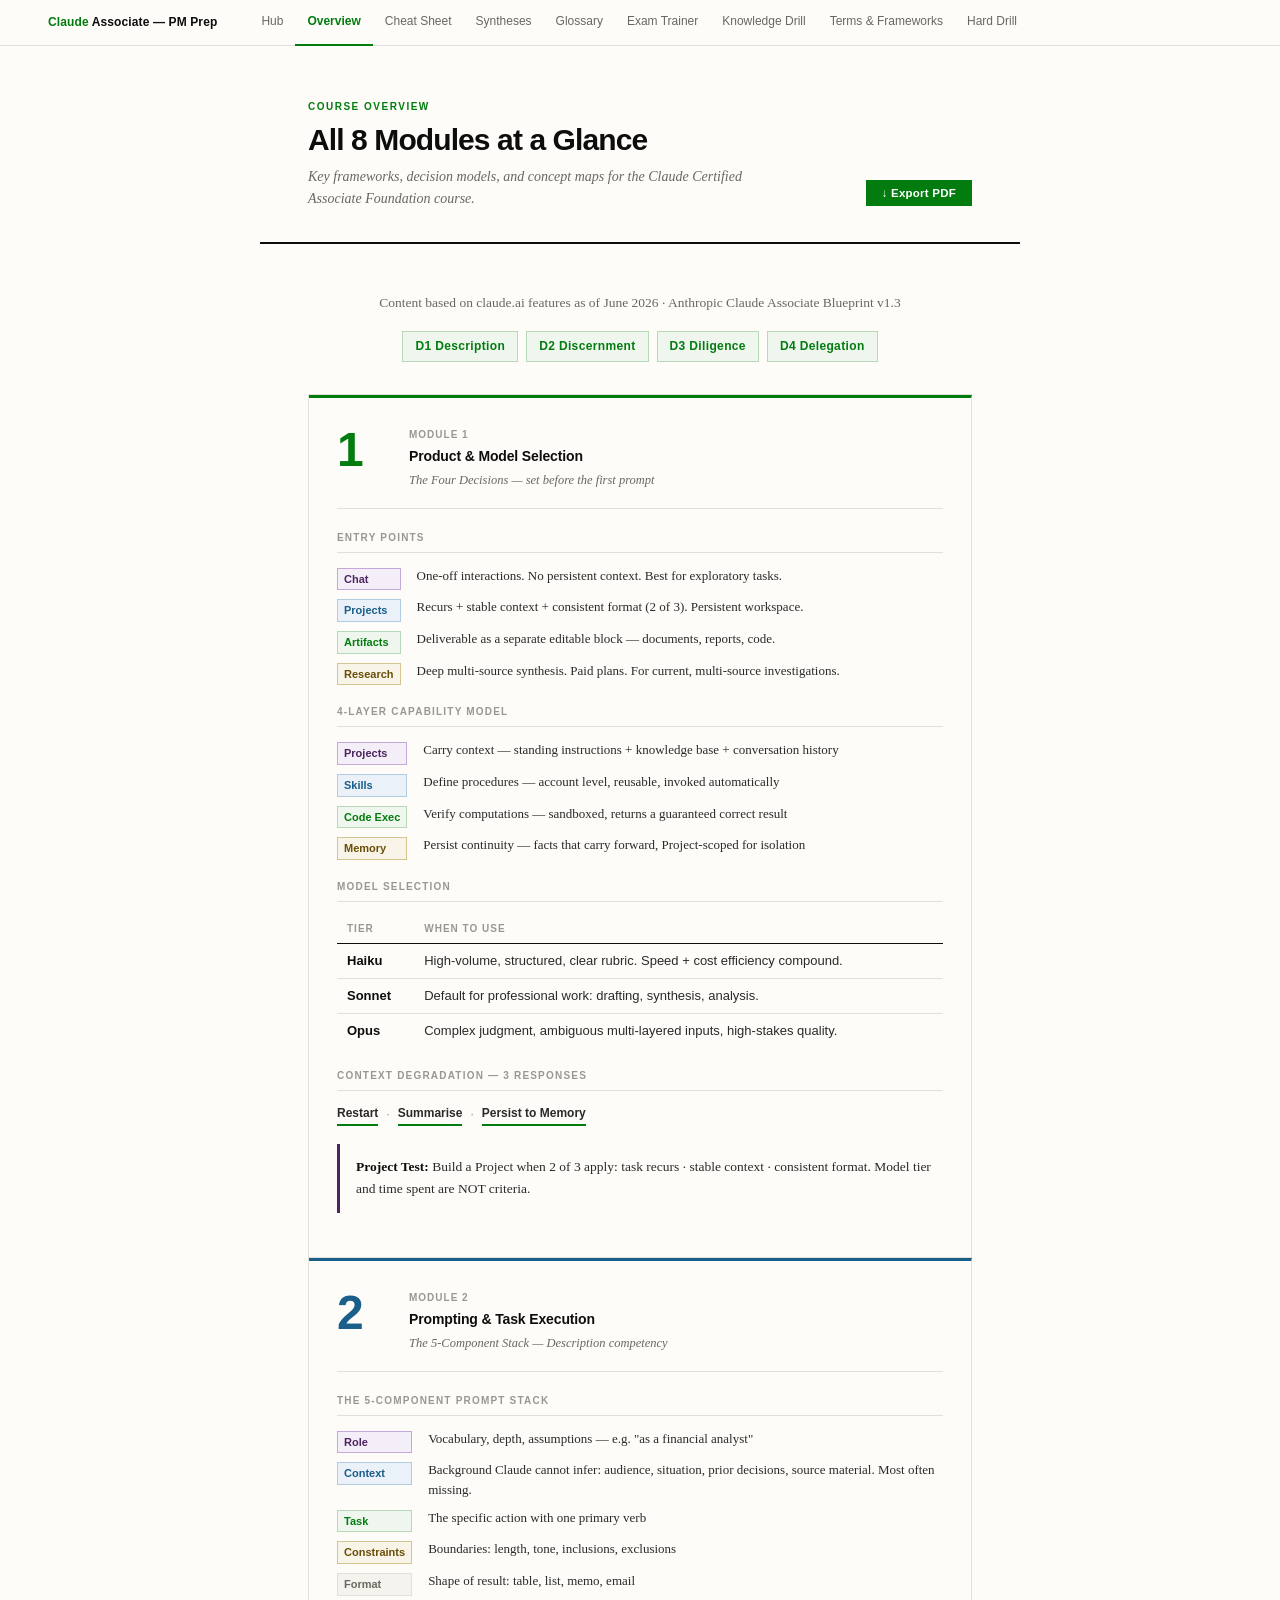
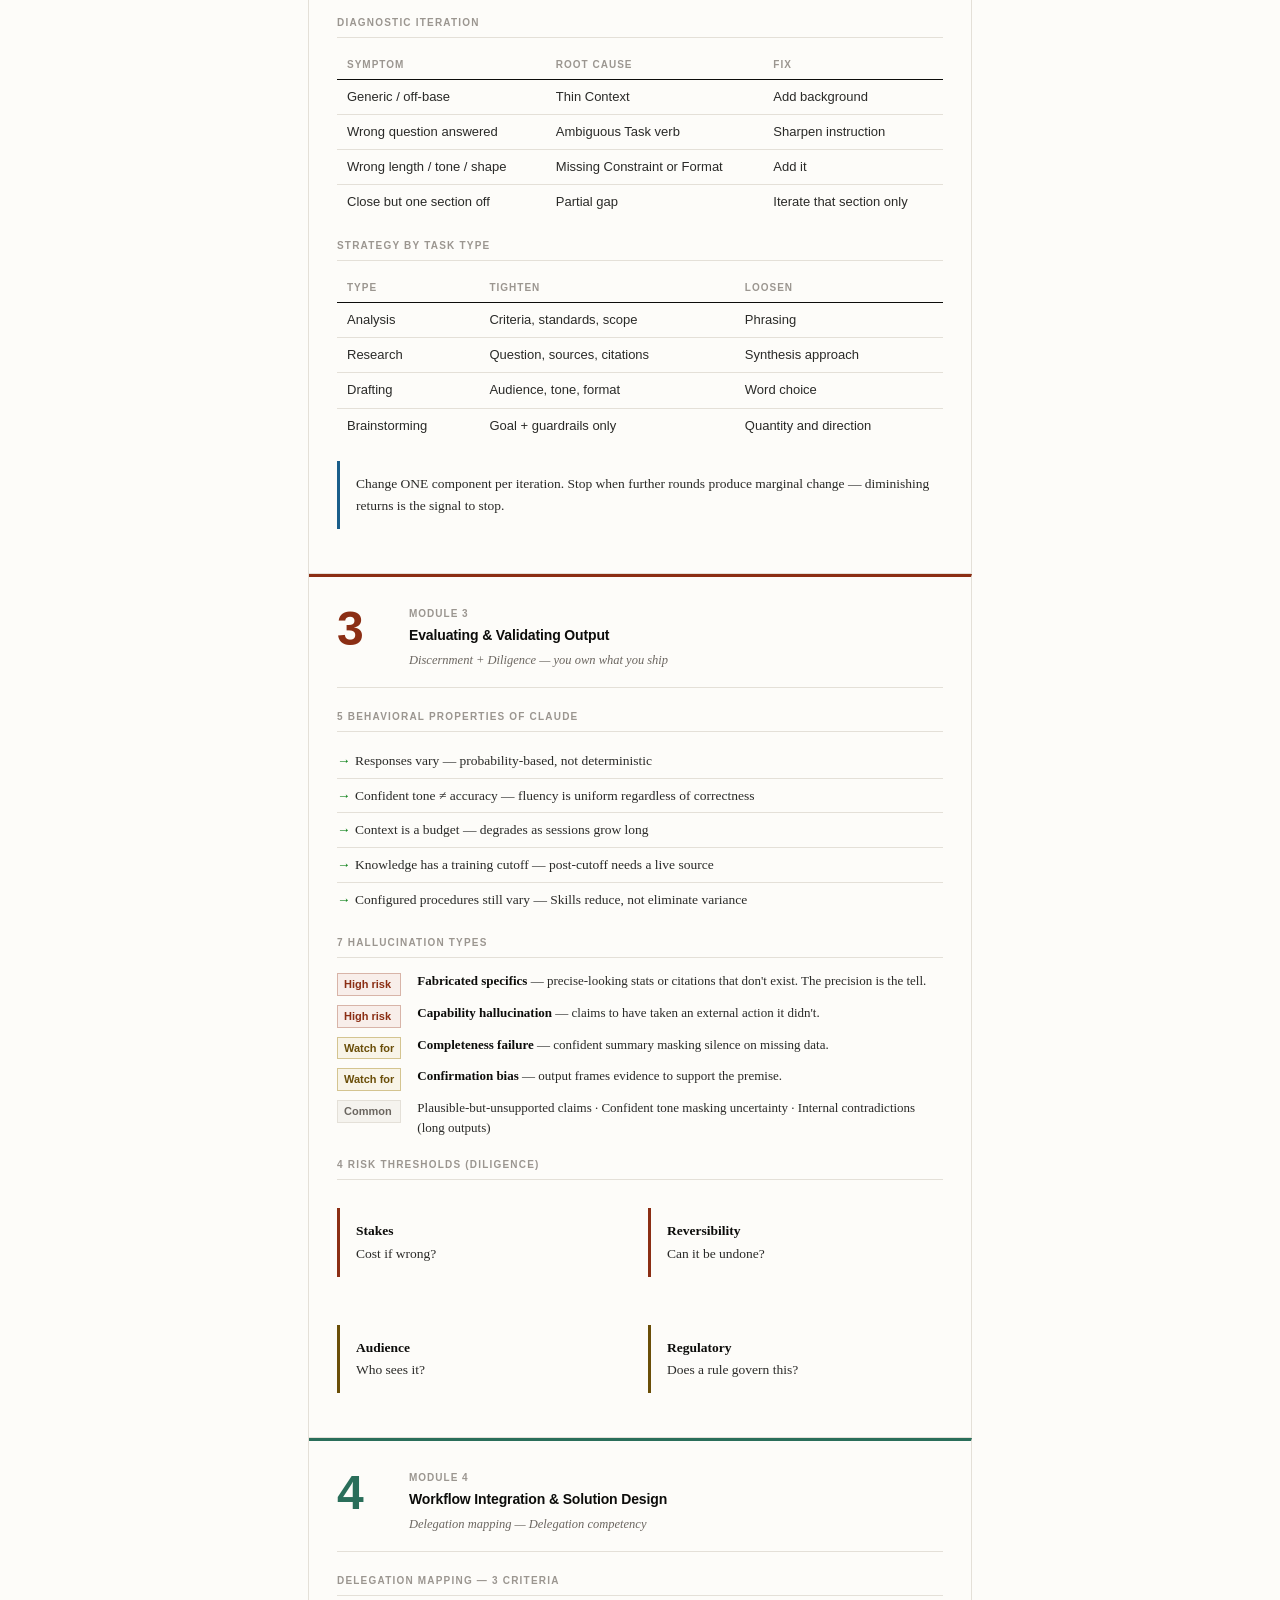
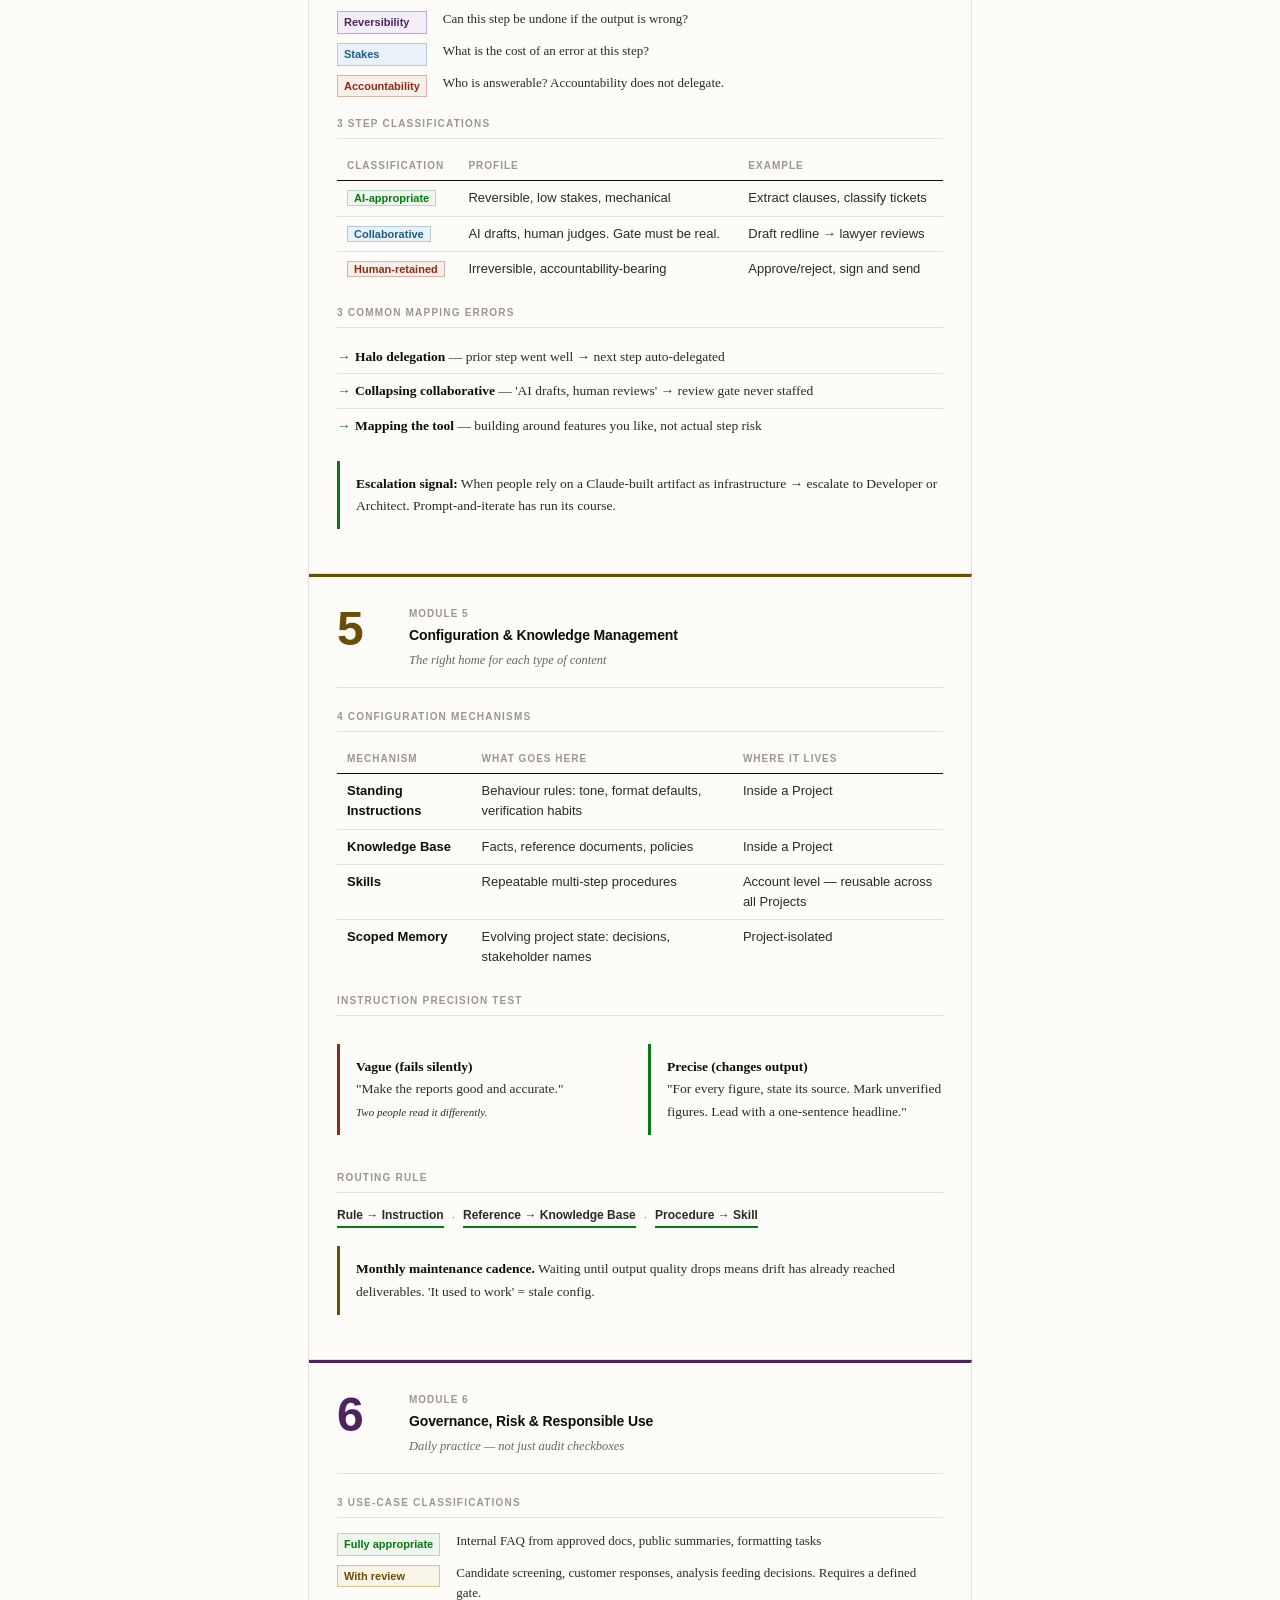
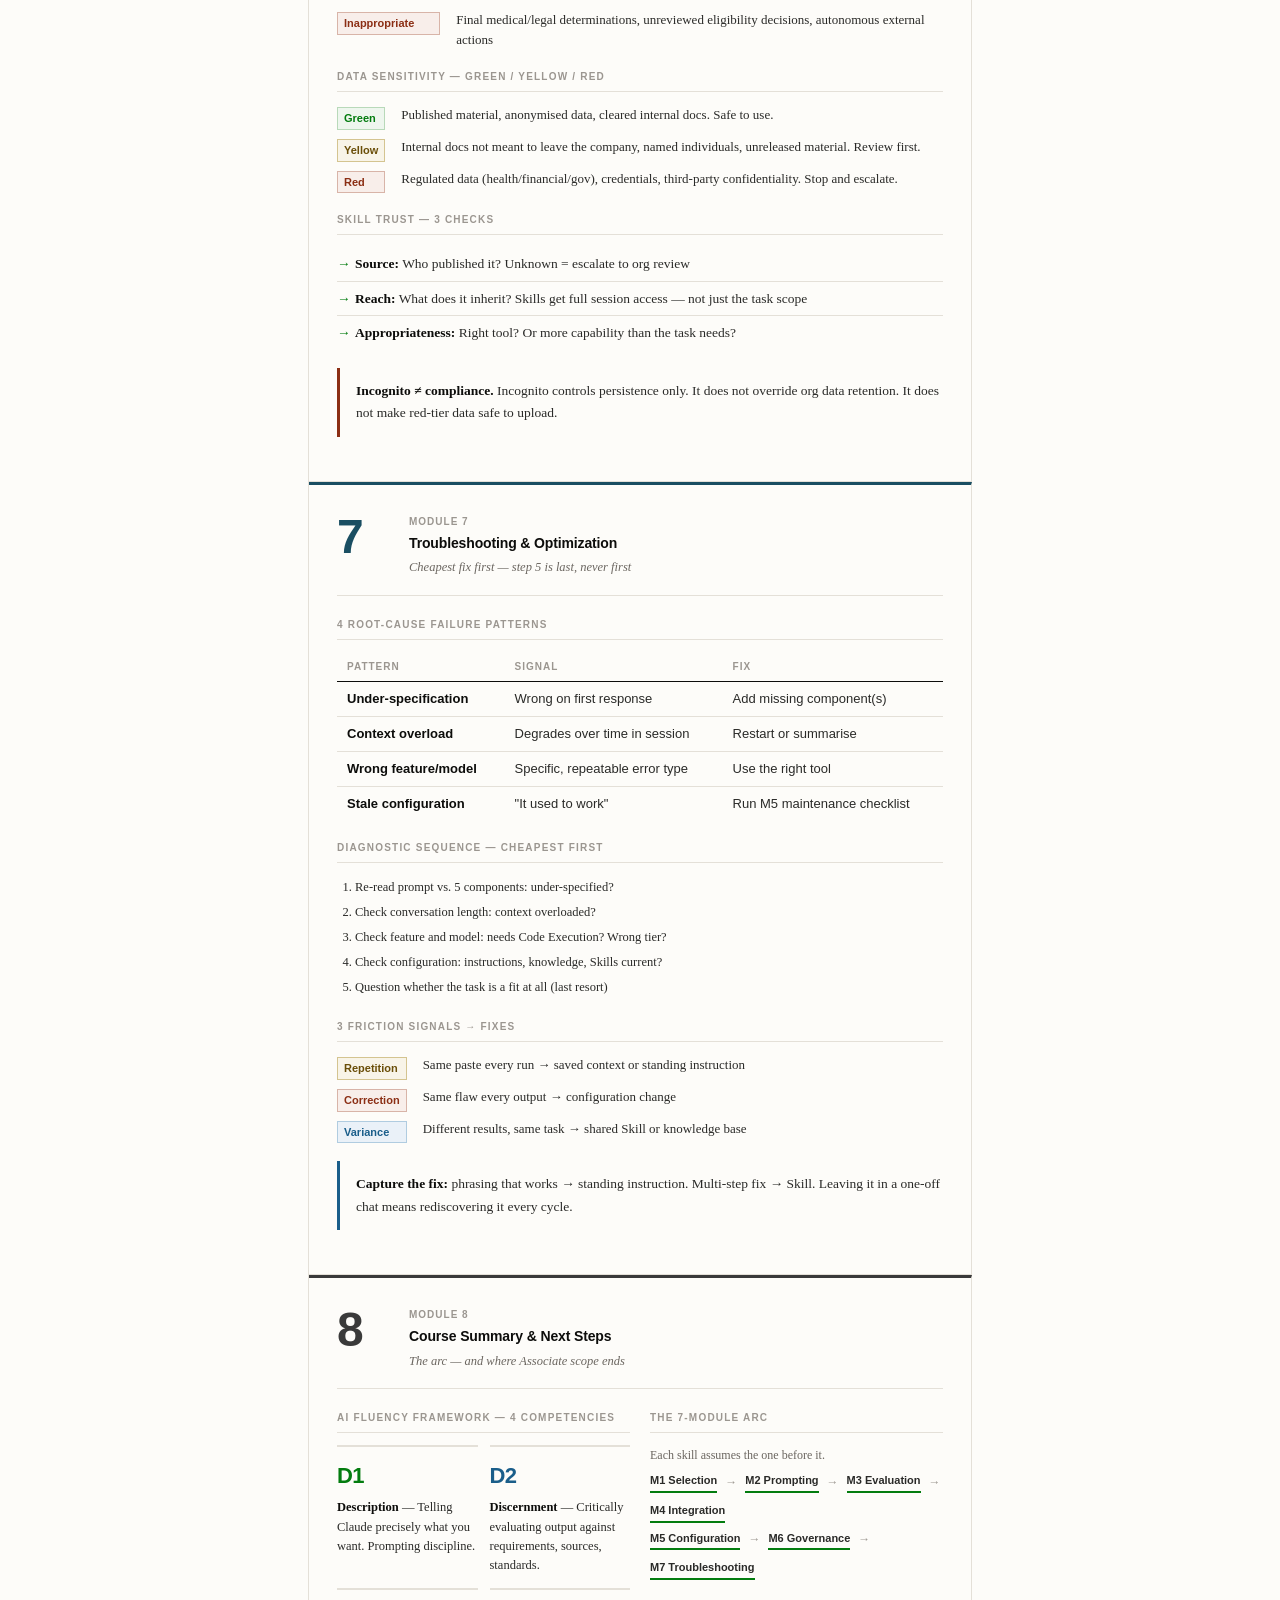
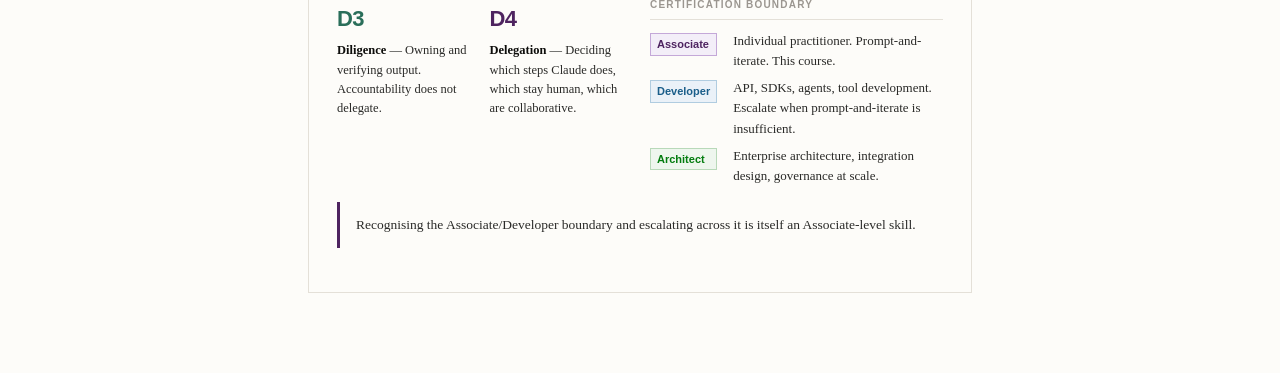
<file: overview.html>
<!DOCTYPE html>
<html lang="en">
<head>
<meta charset="UTF-8">
<meta name="viewport" content="width=device-width, initial-scale=1.0">
<title>Course Overview — Claude Associate PM Prep</title>
<link rel="stylesheet" href="shared/styles.css">
<style>
  .course-header-inner {
    text-align: center;
    max-width: 640px;
    margin: 0 auto 32px;
  }
  .course-header-inner h1 { font-size: 26px; font-weight: 800; color: var(--text-bright); letter-spacing: -0.02em; margin-bottom: 8px; }
  .course-header-inner p { font-size: 13.5px; color: var(--text-dim); margin-bottom: 16px; }
  .ai-fluency-strip { display: flex; gap: 8px; flex-wrap: wrap; justify-content: center; }
  .fluency-pill { background: var(--m1-bg); color: var(--m1); padding: 4px 12px; font-size: 12px; font-weight: 600; border: 1px solid var(--accent-border); }
</style>
</head>
<body>

<nav class="nav">
  <span class="nav-brand"><span>Claude</span> Associate — PM Prep</span>
  <div class="nav-links">
    <a href="index.html">Hub</a>
    <a href="overview.html" class="active">Overview</a>
    <a href="cheatsheet.html">Cheat Sheet</a>
    <a href="syntheses.html">Syntheses</a>
    <a href="glossary.html">Glossary</a>
    <a href="exam.html">Exam Trainer</a>
    <a href="knowledge-drill.html">Knowledge Drill</a>
  </div>
</nav>

<div class="page-header">
  <div class="page-header-text">
    <div class="eyebrow">Course Overview</div>
    <h1>All 8 Modules at a Glance</h1>
    <p>Key frameworks, decision models, and concept maps for the Claude Certified Associate Foundation course.</p>
  </div>
  <div class="page-header-actions">
    <button class="btn-primary" onclick="window.print()">↓ Export PDF</button>
  </div>
</div>

<div class="main">

  <div class="course-header-inner">
    <p>Content based on claude.ai features as of June 2026 · Anthropic Claude Associate Blueprint v1.3</p>
    <div class="ai-fluency-strip">
      <span class="fluency-pill">D1 Description</span>
      <span class="fluency-pill">D2 Discernment</span>
      <span class="fluency-pill">D3 Diligence</span>
      <span class="fluency-pill">D4 Delegation</span>
    </div>
  </div>

  <div class="modules-grid">

    <div class="module-card border-m1">
      <div class="card-header">
        <div class="mod-big-num" style="color:var(--m1);">1</div>
        <div class="title-block"><div class="module-label">Module 1</div><h2>Product &amp; Model Selection</h2><div class="tagline">The Four Decisions — set before the first prompt</div></div>
      </div>
      <div class="card-body">
        <div class="section"><div class="section-title">Entry Points</div><div class="decision-grid">
          <span class="tag tag-purple">Chat</span><div class="decision-desc">One-off interactions. No persistent context. Best for exploratory tasks.</div>
          <span class="tag tag-blue">Projects</span><div class="decision-desc">Recurs + stable context + consistent format (2 of 3). Persistent workspace.</div>
          <span class="tag tag-green">Artifacts</span><div class="decision-desc">Deliverable as a separate editable block — documents, reports, code.</div>
          <span class="tag tag-yellow">Research</span><div class="decision-desc">Deep multi-source synthesis. Paid plans. For current, multi-source investigations.</div>
        </div></div>
        <div class="section"><div class="section-title">4-Layer Capability Model</div><div class="decision-grid">
          <span class="tag tag-purple">Projects</span><div class="decision-desc">Carry context — standing instructions + knowledge base + conversation history</div>
          <span class="tag tag-blue">Skills</span><div class="decision-desc">Define procedures — account level, reusable, invoked automatically</div>
          <span class="tag tag-green">Code Exec</span><div class="decision-desc">Verify computations — sandboxed, returns a guaranteed correct result</div>
          <span class="tag tag-yellow">Memory</span><div class="decision-desc">Persist continuity — facts that carry forward, Project-scoped for isolation</div>
        </div></div>
        <div class="section"><div class="section-title">Model Selection</div><table class="data-table"><thead><tr><th>Tier</th><th>When to use</th></tr></thead><tbody>
          <tr><td><strong>Haiku</strong></td><td>High-volume, structured, clear rubric. Speed + cost efficiency compound.</td></tr>
          <tr><td><strong>Sonnet</strong></td><td>Default for professional work: drafting, synthesis, analysis.</td></tr>
          <tr><td><strong>Opus</strong></td><td>Complex judgment, ambiguous multi-layered inputs, high-stakes quality.</td></tr>
        </tbody></table></div>
        <div class="section"><div class="section-title">Context Degradation — 3 Responses</div><div class="flow-strip"><div class="flow-item">Restart</div><div class="flow-arrow">·</div><div class="flow-item">Summarise</div><div class="flow-arrow">·</div><div class="flow-item">Persist to Memory</div></div></div>
        <div class="callout callout-purple" style="margin-top:12px;"><strong>Project Test:</strong> Build a Project when 2 of 3 apply: task recurs · stable context · consistent format. Model tier and time spent are NOT criteria.</div>
      </div>
    </div>

    <div class="module-card border-m2">
      <div class="card-header"><div class="mod-big-num" style="color:var(--m2);">2</div><div class="title-block"><div class="module-label">Module 2</div><h2>Prompting &amp; Task Execution</h2><div class="tagline">The 5-Component Stack — Description competency</div></div></div>
      <div class="card-body">
        <div class="section"><div class="section-title">The 5-Component Prompt Stack</div><div class="decision-grid">
          <span class="tag tag-purple">Role</span><div class="decision-desc">Vocabulary, depth, assumptions — e.g. "as a financial analyst"</div>
          <span class="tag tag-blue">Context</span><div class="decision-desc">Background Claude cannot infer: audience, situation, prior decisions, source material. Most often missing.</div>
          <span class="tag tag-green">Task</span><div class="decision-desc">The specific action with one primary verb</div>
          <span class="tag tag-yellow">Constraints</span><div class="decision-desc">Boundaries: length, tone, inclusions, exclusions</div>
          <span class="tag tag-gray">Format</span><div class="decision-desc">Shape of result: table, list, memo, email</div>
        </div></div>
        <div class="section"><div class="section-title">Diagnostic Iteration</div><table class="data-table"><thead><tr><th>Symptom</th><th>Root Cause</th><th>Fix</th></tr></thead><tbody>
          <tr><td>Generic / off-base</td><td>Thin Context</td><td>Add background</td></tr><tr><td>Wrong question answered</td><td>Ambiguous Task verb</td><td>Sharpen instruction</td></tr><tr><td>Wrong length / tone / shape</td><td>Missing Constraint or Format</td><td>Add it</td></tr><tr><td>Close but one section off</td><td>Partial gap</td><td>Iterate that section only</td></tr>
        </tbody></table></div>
        <div class="section"><div class="section-title">Strategy by Task Type</div><table class="data-table"><thead><tr><th>Type</th><th>Tighten</th><th>Loosen</th></tr></thead><tbody>
          <tr><td>Analysis</td><td>Criteria, standards, scope</td><td>Phrasing</td></tr><tr><td>Research</td><td>Question, sources, citations</td><td>Synthesis approach</td></tr><tr><td>Drafting</td><td>Audience, tone, format</td><td>Word choice</td></tr><tr><td>Brainstorming</td><td>Goal + guardrails only</td><td>Quantity and direction</td></tr>
        </tbody></table></div>
        <div class="callout callout-blue" style="margin-top:12px;">Change ONE component per iteration. Stop when further rounds produce marginal change — diminishing returns is the signal to stop.</div>
      </div>
    </div>

    <div class="module-card border-m3">
      <div class="card-header"><div class="mod-big-num" style="color:var(--m3);">3</div><div class="title-block"><div class="module-label">Module 3</div><h2>Evaluating &amp; Validating Output</h2><div class="tagline">Discernment + Diligence — you own what you ship</div></div></div>
      <div class="card-body">
        <div class="section"><div class="section-title">5 Behavioral Properties of Claude</div><ul class="rule-list"><li>Responses vary — probability-based, not deterministic</li><li>Confident tone ≠ accuracy — fluency is uniform regardless of correctness</li><li>Context is a budget — degrades as sessions grow long</li><li>Knowledge has a training cutoff — post-cutoff needs a live source</li><li>Configured procedures still vary — Skills reduce, not eliminate variance</li></ul></div>
        <div class="section"><div class="section-title">7 Hallucination Types</div><div class="decision-grid"><span class="tag tag-red">High risk</span><div class="decision-desc"><strong>Fabricated specifics</strong> — precise-looking stats or citations that don't exist. The precision is the tell.</div><span class="tag tag-red">High risk</span><div class="decision-desc"><strong>Capability hallucination</strong> — claims to have taken an external action it didn't.</div><span class="tag tag-yellow">Watch for</span><div class="decision-desc"><strong>Completeness failure</strong> — confident summary masking silence on missing data.</div><span class="tag tag-yellow">Watch for</span><div class="decision-desc"><strong>Confirmation bias</strong> — output frames evidence to support the premise.</div><span class="tag tag-gray">Common</span><div class="decision-desc">Plausible-but-unsupported claims · Confident tone masking uncertainty · Internal contradictions (long outputs)</div></div></div>
        <div class="section"><div class="section-title">4 Risk Thresholds (Diligence)</div><div class="two-col"><div class="callout callout-red"><strong>Stakes</strong><br>Cost if wrong?</div><div class="callout callout-red"><strong>Reversibility</strong><br>Can it be undone?</div><div class="callout callout-yellow"><strong>Audience</strong><br>Who sees it?</div><div class="callout callout-yellow"><strong>Regulatory</strong><br>Does a rule govern this?</div></div></div>
      </div>
    </div>

    <div class="module-card border-m4">
      <div class="card-header"><div class="mod-big-num" style="color:var(--m4);">4</div><div class="title-block"><div class="module-label">Module 4</div><h2>Workflow Integration &amp; Solution Design</h2><div class="tagline">Delegation mapping — Delegation competency</div></div></div>
      <div class="card-body">
        <div class="section"><div class="section-title">Delegation Mapping — 3 Criteria</div><div class="decision-grid"><span class="tag tag-purple">Reversibility</span><div class="decision-desc">Can this step be undone if the output is wrong?</div><span class="tag tag-blue">Stakes</span><div class="decision-desc">What is the cost of an error at this step?</div><span class="tag tag-red">Accountability</span><div class="decision-desc">Who is answerable? Accountability does not delegate.</div></div></div>
        <div class="section"><div class="section-title">3 Step Classifications</div><table class="data-table"><thead><tr><th>Classification</th><th>Profile</th><th>Example</th></tr></thead><tbody><tr><td><span class="tag tag-green">AI-appropriate</span></td><td>Reversible, low stakes, mechanical</td><td>Extract clauses, classify tickets</td></tr><tr><td><span class="tag tag-blue">Collaborative</span></td><td>AI drafts, human judges. Gate must be real.</td><td>Draft redline → lawyer reviews</td></tr><tr><td><span class="tag tag-red">Human-retained</span></td><td>Irreversible, accountability-bearing</td><td>Approve/reject, sign and send</td></tr></tbody></table></div>
        <div class="section"><div class="section-title">3 Common Mapping Errors</div><ul class="rule-list"><li><strong>Halo delegation</strong> — prior step went well → next step auto-delegated</li><li><strong>Collapsing collaborative</strong> — 'AI drafts, human reviews' → review gate never staffed</li><li><strong>Mapping the tool</strong> — building around features you like, not actual step risk</li></ul></div>
        <div class="callout callout-green" style="margin-top:12px;"><strong>Escalation signal:</strong> When people rely on a Claude-built artifact as infrastructure → escalate to Developer or Architect. Prompt-and-iterate has run its course.</div>
      </div>
    </div>

    <div class="module-card border-m5">
      <div class="card-header"><div class="mod-big-num" style="color:var(--m5);">5</div><div class="title-block"><div class="module-label">Module 5</div><h2>Configuration &amp; Knowledge Management</h2><div class="tagline">The right home for each type of content</div></div></div>
      <div class="card-body">
        <div class="section"><div class="section-title">4 Configuration Mechanisms</div><table class="data-table"><thead><tr><th>Mechanism</th><th>What goes here</th><th>Where it lives</th></tr></thead><tbody><tr><td><strong>Standing Instructions</strong></td><td>Behaviour rules: tone, format defaults, verification habits</td><td>Inside a Project</td></tr><tr><td><strong>Knowledge Base</strong></td><td>Facts, reference documents, policies</td><td>Inside a Project</td></tr><tr><td><strong>Skills</strong></td><td>Repeatable multi-step procedures</td><td>Account level — reusable across all Projects</td></tr><tr><td><strong>Scoped Memory</strong></td><td>Evolving project state: decisions, stakeholder names</td><td>Project-isolated</td></tr></tbody></table></div>
        <div class="section"><div class="section-title">Instruction Precision Test</div><div class="two-col"><div class="callout callout-red"><strong>Vague (fails silently)</strong><br>"Make the reports good and accurate."<br><em style="font-size:11px;">Two people read it differently.</em></div><div class="callout callout-green"><strong>Precise (changes output)</strong><br>"For every figure, state its source. Mark unverified figures. Lead with a one-sentence headline."</div></div></div>
        <div class="section"><div class="section-title">Routing Rule</div><div class="flow-strip"><div class="flow-item">Rule → Instruction</div><div class="flow-arrow">·</div><div class="flow-item">Reference → Knowledge Base</div><div class="flow-arrow">·</div><div class="flow-item">Procedure → Skill</div></div></div>
        <div class="callout callout-yellow" style="margin-top:12px;"><strong>Monthly maintenance cadence.</strong> Waiting until output quality drops means drift has already reached deliverables. 'It used to work' = stale config.</div>
      </div>
    </div>

    <div class="module-card border-m6">
      <div class="card-header"><div class="mod-big-num" style="color:var(--m6);">6</div><div class="title-block"><div class="module-label">Module 6</div><h2>Governance, Risk &amp; Responsible Use</h2><div class="tagline">Daily practice — not just audit checkboxes</div></div></div>
      <div class="card-body">
        <div class="section"><div class="section-title">3 Use-Case Classifications</div><div class="decision-grid"><span class="tag tag-green">Fully appropriate</span><div class="decision-desc">Internal FAQ from approved docs, public summaries, formatting tasks</div><span class="tag tag-yellow">With review</span><div class="decision-desc">Candidate screening, customer responses, analysis feeding decisions. Requires a defined gate.</div><span class="tag tag-red">Inappropriate</span><div class="decision-desc">Final medical/legal determinations, unreviewed eligibility decisions, autonomous external actions</div></div></div>
        <div class="section"><div class="section-title">Data Sensitivity — Green / Yellow / Red</div><div class="decision-grid"><span class="tag tag-green">Green</span><div class="decision-desc">Published material, anonymised data, cleared internal docs. Safe to use.</div><span class="tag tag-yellow">Yellow</span><div class="decision-desc">Internal docs not meant to leave the company, named individuals, unreleased material. Review first.</div><span class="tag tag-red">Red</span><div class="decision-desc">Regulated data (health/financial/gov), credentials, third-party confidentiality. Stop and escalate.</div></div></div>
        <div class="section"><div class="section-title">Skill Trust — 3 Checks</div><ul class="rule-list"><li><strong>Source:</strong> Who published it? Unknown = escalate to org review</li><li><strong>Reach:</strong> What does it inherit? Skills get full session access — not just the task scope</li><li><strong>Appropriateness:</strong> Right tool? Or more capability than the task needs?</li></ul></div>
        <div class="callout callout-red" style="margin-top:12px;"><strong>Incognito ≠ compliance.</strong> Incognito controls persistence only. It does not override org data retention. It does not make red-tier data safe to upload.</div>
      </div>
    </div>

    <div class="module-card border-m7">
      <div class="card-header"><div class="mod-big-num" style="color:var(--m7);">7</div><div class="title-block"><div class="module-label">Module 7</div><h2>Troubleshooting &amp; Optimization</h2><div class="tagline">Cheapest fix first — step 5 is last, never first</div></div></div>
      <div class="card-body">
        <div class="section"><div class="section-title">4 Root-Cause Failure Patterns</div><table class="data-table"><thead><tr><th>Pattern</th><th>Signal</th><th>Fix</th></tr></thead><tbody><tr><td><strong>Under-specification</strong></td><td>Wrong on first response</td><td>Add missing component(s)</td></tr><tr><td><strong>Context overload</strong></td><td>Degrades over time in session</td><td>Restart or summarise</td></tr><tr><td><strong>Wrong feature/model</strong></td><td>Specific, repeatable error type</td><td>Use the right tool</td></tr><tr><td><strong>Stale configuration</strong></td><td>"It used to work"</td><td>Run M5 maintenance checklist</td></tr></tbody></table></div>
        <div class="section"><div class="section-title">Diagnostic Sequence — Cheapest First</div><ol style="padding-left:18px;font-size:12.5px;line-height:2;"><li>Re-read prompt vs. 5 components: under-specified?</li><li>Check conversation length: context overloaded?</li><li>Check feature and model: needs Code Execution? Wrong tier?</li><li>Check configuration: instructions, knowledge, Skills current?</li><li>Question whether the task is a fit at all (last resort)</li></ol></div>
        <div class="section"><div class="section-title">3 Friction Signals → Fixes</div><div class="decision-grid"><span class="tag tag-yellow">Repetition</span><div class="decision-desc">Same paste every run → saved context or standing instruction</div><span class="tag tag-red">Correction</span><div class="decision-desc">Same flaw every output → configuration change</div><span class="tag tag-blue">Variance</span><div class="decision-desc">Different results, same task → shared Skill or knowledge base</div></div></div>
        <div class="callout callout-blue" style="margin-top:12px;"><strong>Capture the fix:</strong> phrasing that works → standing instruction. Multi-step fix → Skill. Leaving it in a one-off chat means rediscovering it every cycle.</div>
      </div>
    </div>

    <div class="module-card border-m8 full-width">
      <div class="card-header"><div class="mod-big-num" style="color:var(--m8);">8</div><div class="title-block"><div class="module-label">Module 8</div><h2>Course Summary &amp; Next Steps</h2><div class="tagline">The arc — and where Associate scope ends</div></div></div>
      <div class="card-body"><div class="two-col" style="gap:20px;"><div><div class="section-title" style="margin-bottom:12px;">AI Fluency Framework — 4 Competencies</div><div class="key-points"><div class="key-point"><div class="kp-num d1">D1</div><p><strong>Description</strong> — Telling Claude precisely what you want. Prompting discipline.</p></div><div class="key-point"><div class="kp-num d2">D2</div><p><strong>Discernment</strong> — Critically evaluating output against requirements, sources, standards.</p></div><div class="key-point"><div class="kp-num d3">D3</div><p><strong>Diligence</strong> — Owning and verifying output. Accountability does not delegate.</p></div><div class="key-point"><div class="kp-num d4">D4</div><p><strong>Delegation</strong> — Deciding which steps Claude does, which stay human, which are collaborative.</p></div></div></div><div><div class="section-title" style="margin-bottom:12px;">The 7-Module Arc</div><div class="flow-strip" style="flex-direction:column;align-items:flex-start;gap:6px;"><div style="font-size:12px;color:var(--text-dim);">Each skill assumes the one before it.</div><div class="flow-strip"><div class="flow-item" style="font-size:11px;">M1 Selection</div><div class="flow-arrow">→</div><div class="flow-item" style="font-size:11px;">M2 Prompting</div><div class="flow-arrow">→</div><div class="flow-item" style="font-size:11px;">M3 Evaluation</div><div class="flow-arrow">→</div><div class="flow-item" style="font-size:11px;">M4 Integration</div></div><div class="flow-strip"><div class="flow-item" style="font-size:11px;">M5 Configuration</div><div class="flow-arrow">→</div><div class="flow-item" style="font-size:11px;">M6 Governance</div><div class="flow-arrow">→</div><div class="flow-item" style="font-size:11px;">M7 Troubleshooting</div></div></div><div class="section-title" style="margin:16px 0 10px;">Certification Boundary</div><div class="decision-grid"><span class="tag tag-purple">Associate</span><div class="decision-desc">Individual practitioner. Prompt-and-iterate. This course.</div><span class="tag tag-blue">Developer</span><div class="decision-desc">API, SDKs, agents, tool development. Escalate when prompt-and-iterate is insufficient.</div><span class="tag tag-green">Architect</span><div class="decision-desc">Enterprise architecture, integration design, governance at scale.</div></div></div></div><div class="callout callout-purple" style="margin-top:16px;">Recognising the Associate/Developer boundary and escalating across it is itself an Associate-level skill.</div></div>
    </div>
  </div>
</div>
<script src="shared/utils.js"></script>
</body>
</html>
</file>
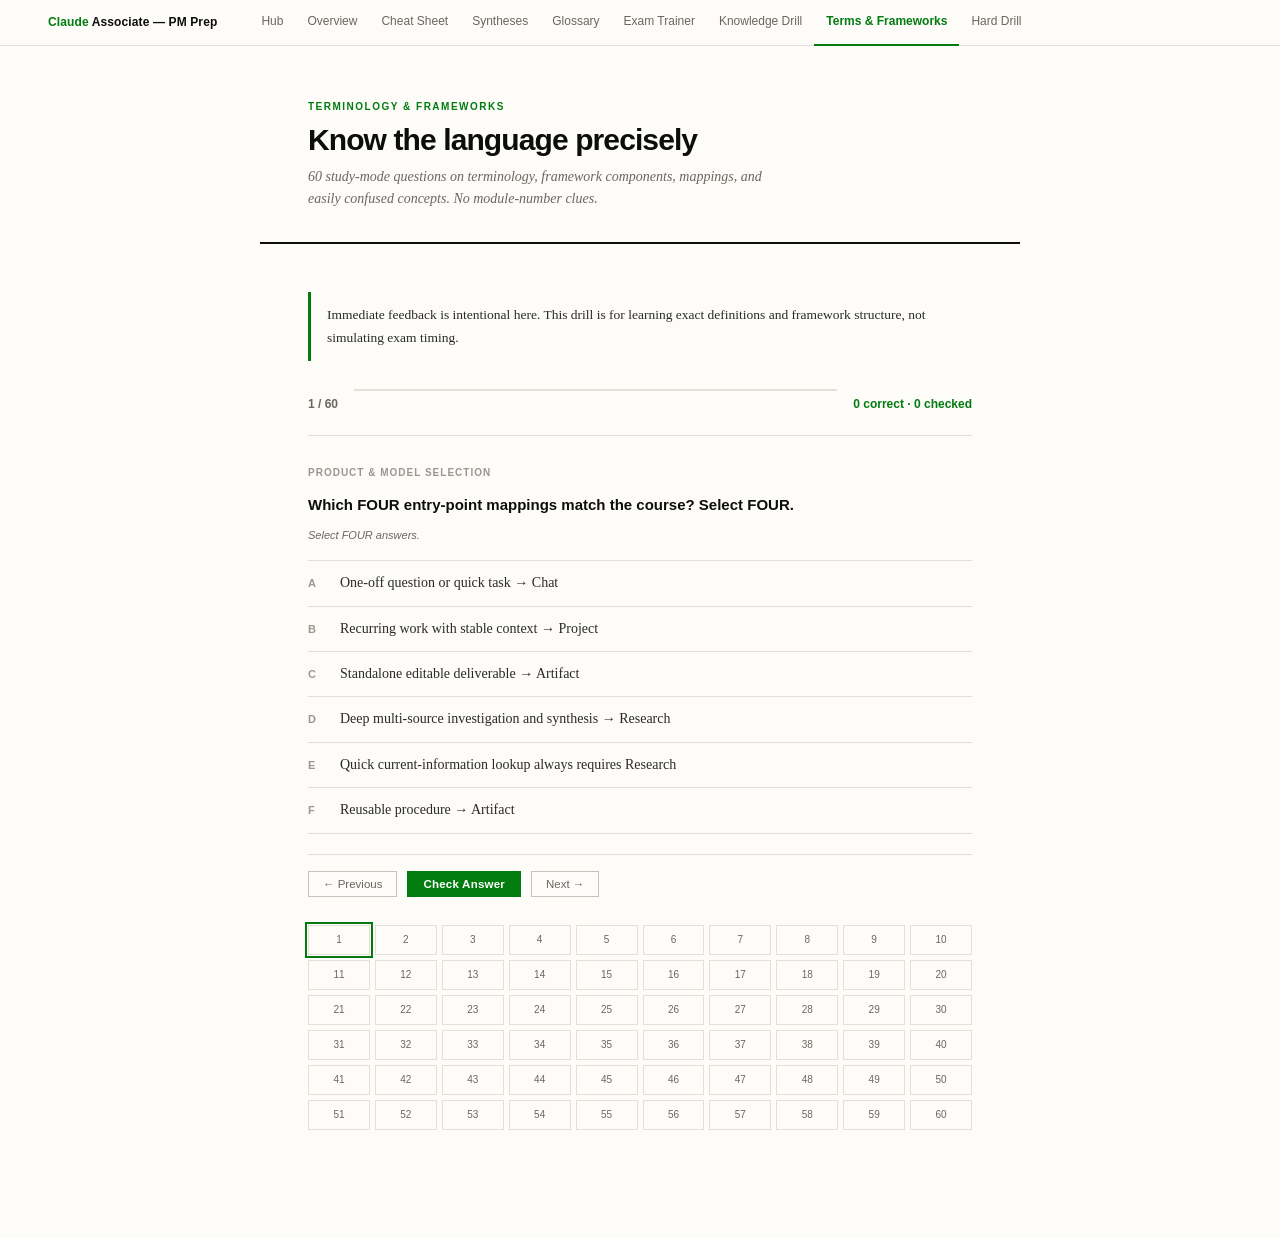
<file: terminology-frameworks-drill.html>
<!DOCTYPE html>
<html lang="en">
<head>
<meta charset="UTF-8">
<meta name="viewport" content="width=device-width, initial-scale=1.0">
<title>Terminology & Frameworks Drill — Claude Associate PM Prep</title>
<link rel="stylesheet" href="shared/styles.css">
<script src="data/terminology-questions.js"></script>
<style>
  .study-layout{max-width:760px;margin:0 auto;padding:0 48px 80px}.study-topbar{display:flex;align-items:center;gap:16px;margin-bottom:28px;padding-bottom:16px;border-bottom:1px solid var(--border)}
  .q-counter,.score-badge{font-family:-apple-system,BlinkMacSystemFont,'Segoe UI',sans-serif;font-size:12px;font-weight:700;color:var(--text-dim);white-space:nowrap}.score-badge{color:var(--accent)}
  .topic-tag{font-family:-apple-system,BlinkMacSystemFont,'Segoe UI',sans-serif;font-size:10px;font-weight:700;letter-spacing:.1em;text-transform:uppercase;color:var(--text-light);margin-bottom:12px}.question-text{font-size:15px;font-weight:600;color:var(--text-bright);line-height:1.65;margin-bottom:8px}.select-hint{font-family:-apple-system,BlinkMacSystemFont,'Segoe UI',sans-serif;font-size:11px;color:var(--text-dim);margin-bottom:14px;font-style:italic}
  .q-grid{display:grid;grid-template-columns:repeat(10,1fr);gap:5px;margin:28px 0}.q-jump{font-family:-apple-system,BlinkMacSystemFont,'Segoe UI',sans-serif;height:30px;border:1px solid var(--border);background:transparent;color:var(--text-dim);font-size:10px;cursor:pointer}.q-jump.checked{background:var(--accent-bg);border-color:var(--accent-border);color:var(--accent)}.q-jump.current{outline:2px solid var(--accent);outline-offset:1px}.q-jump.wrong{background:var(--m3-bg);border-color:#d8b4a8;color:var(--red)}
  .feedback-box{display:none;margin-top:18px;padding:12px 0 12px 16px;border-left:3px solid var(--border);font-size:13px;line-height:1.65}.feedback-box.show{display:block}.feedback-box.correct{border-left-color:var(--accent)}.feedback-box.wrong{border-left-color:var(--red)}.feedback-title{font-family:-apple-system,BlinkMacSystemFont,'Segoe UI',sans-serif;font-size:12px;font-weight:800;margin-bottom:5px}.summary{border-top:2px solid var(--text-bright);margin-top:40px;padding-top:20px}.summary h2{font-family:-apple-system,BlinkMacSystemFont,'Segoe UI',sans-serif;font-size:20px;color:var(--text-bright);margin-bottom:6px}.summary p{font-size:13px;color:var(--text-dim);font-style:italic}.break-row{display:grid;grid-template-columns:1fr 2fr 52px;gap:10px;align-items:center;padding:8px 0;border-bottom:1px solid var(--border);font-family:-apple-system,BlinkMacSystemFont,'Segoe UI',sans-serif;font-size:11.5px}.break-bar{height:5px;background:var(--surface2)}.break-bar>div{height:100%;background:var(--accent)}
  @media(max-width:680px){.study-layout{padding:0 20px 48px}.q-grid{grid-template-columns:repeat(6,1fr)}.break-row{grid-template-columns:1fr 50px}.break-bar{grid-column:1/-1;grid-row:2}}
</style>
</head>
<body>
<nav class="nav"><span class="nav-brand"><span>Claude</span> Associate — PM Prep</span><div class="nav-links"><a href="index.html">Hub</a><a href="overview.html">Overview</a><a href="cheatsheet.html">Cheat Sheet</a><a href="syntheses.html">Syntheses</a><a href="glossary.html">Glossary</a><a href="exam.html">Exam Trainer</a><a href="knowledge-drill.html">Knowledge Drill</a></div></nav>
<div class="page-header"><div class="page-header-text"><div class="eyebrow">Terminology &amp; Frameworks</div><h1>Know the language precisely</h1><p>60 study-mode questions on terminology, framework components, mappings, and easily confused concepts. No module-number clues.</p></div></div>
<div class="study-layout">
  <div class="callout callout-green" style="margin-bottom:28px">Immediate feedback is intentional here. This drill is for learning exact definitions and framework structure, not simulating exam timing.</div>
  <div class="study-topbar"><div class="q-counter" id="q-counter"></div><div class="progress-bar-outer" style="flex:1"><div class="progress-bar-inner" id="progress-fill"></div></div><div class="score-badge" id="score-badge"></div></div>
  <div class="topic-tag" id="topic-tag"></div><div class="question-text" id="question-text"></div><div class="select-hint" id="select-hint"></div><div class="options-list" id="options-list"></div>
  <div class="feedback-box" id="feedback-box"><div class="feedback-title" id="feedback-title"></div><div id="feedback-text"></div></div>
  <div class="action-row"><button class="btn-secondary" onclick="move(-1)">← Previous</button><button class="btn-primary" id="check-btn" onclick="checkAnswer()">Check Answer</button><button class="btn-secondary" onclick="move(1)">Next →</button></div>
  <div class="q-grid" id="q-grid"></div>
  <div class="summary" id="summary" style="display:none"><h2 id="summary-title"></h2><p id="summary-sub"></p><div class="section-title" style="margin-top:24px">Category breakdown</div><div id="breakdown"></div><div class="action-row" style="margin-top:24px"><button class="btn-secondary" onclick="reviewWrong()">Review incorrect</button><button class="btn-secondary" onclick="resetStudy()">Reset drill</button></div></div>
</div>
<script src="shared/utils.js"></script>
<script>
const QS=TERMINOLOGY_DRILL, KEY='ccaoTerminology_v2', LETTERS=['A','B','C','D','E','F'];let state={current:0,answers:{},checked:{}};
function load(){try{const x=JSON.parse(localStorage.getItem(KEY)||'null');if(x&&x.answers)state=x}catch{}}function save(){try{localStorage.setItem(KEY,JSON.stringify(state))}catch{}}function same(a,b){return [...a].sort((x,y)=>x-y).join(',')===[...b].sort((x,y)=>x-y).join(',')}
function render(){const q=QS[state.current],id=String(q.id),ans=state.answers[id]||[],checked=!!state.checked[id],right=same(ans,q.correct);document.getElementById('q-counter').textContent=`${state.current+1} / ${QS.length}`;const checkedN=Object.keys(state.checked).length,correctN=QS.filter(x=>state.checked[String(x.id)]&&same(state.answers[String(x.id)]||[],x.correct)).length;document.getElementById('progress-fill').style.width=`${checkedN/QS.length*100}%`;document.getElementById('score-badge').textContent=`${correctN} correct · ${checkedN} checked`;document.getElementById('topic-tag').textContent=q.category;document.getElementById('question-text').textContent=q.prompt;document.getElementById('select-hint').textContent=q.type==='multi'?`Select ${word(q.correct.length)} answers.`:'Select the best answer.';const list=document.getElementById('options-list');list.innerHTML='';q.options.forEach((opt,i)=>{const d=document.createElement('div');let cls='option'+(ans.includes(i)?' selected':'');if(checked&&q.correct.includes(i))cls+=' correct';else if(checked&&ans.includes(i)&&!q.correct.includes(i))cls+=' wrong';d.className=cls;d.innerHTML=`<div class="option-letter">${LETTERS[i]}</div><div>${opt}</div>`;if(!checked)d.onclick=()=>choose(q,i);list.appendChild(d)});const fb=document.getElementById('feedback-box');if(checked){fb.className='feedback-box show '+(right?'correct':'wrong');document.getElementById('feedback-title').textContent=right?'✓ Correct':'✗ Not quite';document.getElementById('feedback-text').textContent=q.explanation}else fb.className='feedback-box';document.getElementById('check-btn').style.display=checked?'none':'inline-flex';renderGrid();renderSummary()}
function word(n){return ({2:'TWO',3:'THREE',4:'FOUR'}[n]||n)}function choose(q,i){const id=String(q.id);let a=state.answers[id]||[];if(q.type==='single')a=[i];else a=a.includes(i)?a.filter(x=>x!==i):[...a,i];state.answers[id]=a;save();render()}
function checkAnswer(){const q=QS[state.current],id=String(q.id),a=state.answers[id]||[];if(!a.length)return;if(q.type==='multi'&&a.length!==q.correct.length){alert(`Select exactly ${q.correct.length} answers.`);return}state.checked[id]=true;save();render()}
function move(d){state.current=Math.max(0,Math.min(QS.length-1,state.current+d));save();render();window.scrollTo(0,0)}function renderGrid(){const g=document.getElementById('q-grid');g.innerHTML='';QS.forEach((q,i)=>{const id=String(q.id),checked=!!state.checked[id],wrong=checked&&!same(state.answers[id]||[],q.correct),b=document.createElement('button');b.className='q-jump'+(checked?' checked':'')+(wrong?' wrong':'')+(i===state.current?' current':'');b.textContent=i+1;b.onclick=()=>{state.current=i;save();render();window.scrollTo(0,0)};g.appendChild(b)})}
function renderSummary(){const checkedN=Object.keys(state.checked).length,s=document.getElementById('summary');if(checkedN!==QS.length){s.style.display='none';return}s.style.display='block';let correct=0;const cats={};QS.forEach(q=>{const ok=same(state.answers[String(q.id)]||[],q.correct);if(ok)correct++;(cats[q.category]??={c:0,n:0}).n++;if(ok)cats[q.category].c++});const p=Math.round(correct/QS.length*100);document.getElementById('summary-title').textContent=`${p}% · ${correct}/${QS.length} correct`;document.getElementById('summary-sub').textContent='Use the category breakdown to target terminology and framework distinctions that still need work.';const bd=document.getElementById('breakdown');bd.innerHTML='';Object.entries(cats).forEach(([name,v])=>{const pct=Math.round(v.c/v.n*100);bd.innerHTML+=`<div class="break-row"><div>${name}</div><div class="break-bar"><div style="width:${pct}%"></div></div><strong>${pct}%</strong></div>`})}
function reviewWrong(){const idx=QS.findIndex(q=>state.checked[String(q.id)]&&!same(state.answers[String(q.id)]||[],q.correct));if(idx>=0){state.current=idx;save();render();window.scrollTo(0,0)}}function resetStudy(){if(confirm('Reset all answers and progress?')){localStorage.removeItem(KEY);location.reload()}}
load();render();
</script>
</body>
</html>
</file>
<file: shared/styles.css>
/* ═══════════════════════════════════════════════════════════════
   CLAUDE ASSOCIATE PM PREP — Design System
   Direction: Editorial (A) × Printed Document (C)
   Serif body · Large module numbers · Typography-first · No card boxes
   ═══════════════════════════════════════════════════════════════ */

:root {
  --bg: #fdfcf9;
  --surface: #fff;
  --surface2: #f5f3ee;
  --border: #e4e0d8;
  --border-strong: #c8c3b8;
  --text: #2a2a28;
  --text-dim: #6b6660;
  --text-light: #9b9690;
  --text-bright: #0d0d0b;
  --accent: #037c0f;
  --accent-dim: #025e0b;
  --accent-bg: #eef6ee;
  --accent-border: #b8d9b9;
  --red: #8b2e14;
  --yellow: #6a4e08;

  /* module identity — earthy, no purple dominance */
  --m1: #037c0f;
  --m2: #1a5e8a;
  --m3: #8b2e14;
  --m4: #2a6e5a;
  --m5: #6a4e08;
  --m6: #4e2460;
  --m7: #1a4e62;
  --m8: #3a3a3a;

  --m1-bg: #eef6ee;
  --m2-bg: #eaf1f8;
  --m3-bg: #f8eeea;
  --m4-bg: #eaf4f0;
  --m5-bg: #f8f4e8;
  --m6-bg: #f3eef8;
  --m7-bg: #eaf1f4;
  --m8-bg: #f0f0f0;
}

/* ── RESET ── */
*, *::before, *::after { box-sizing: border-box; margin: 0; padding: 0; }
html { font-size: 15px; -webkit-text-size-adjust: 100%; }

body {
  background: var(--bg);
  color: var(--text);
  font-family: 'Georgia', 'Times New Roman', serif;
  font-size: 15px;
  line-height: 1.7;
  min-height: 100vh;
}

/* Sans-serif utility — labels, UI, metadata */
.sans {
  font-family: -apple-system, BlinkMacSystemFont, 'Segoe UI', sans-serif;
}

a { color: var(--accent); text-decoration: none; }
a:hover { text-decoration: underline; }

strong { color: var(--text-bright); }

/* ── NAV ── */
.nav {
  background: var(--bg);
  border-bottom: 1px solid var(--border);
  padding: 0 48px;
  display: flex;
  align-items: center;
  height: 46px;
  position: sticky;
  top: 0;
  z-index: 100;
}
.nav-brand {
  font-family: -apple-system, BlinkMacSystemFont, 'Segoe UI', sans-serif;
  font-size: 12px;
  font-weight: 700;
  color: var(--text-bright);
  letter-spacing: 0.01em;
  margin-right: 32px;
  white-space: nowrap;
  flex-shrink: 0;
}
.nav-brand span { color: var(--accent); }
.nav-links {
  display: flex;
  align-items: center;
  overflow-x: auto;
  scrollbar-width: none;
}
.nav-links::-webkit-scrollbar { display: none; }
.nav-links a {
  font-family: -apple-system, BlinkMacSystemFont, 'Segoe UI', sans-serif;
  font-size: 12px;
  font-weight: 400;
  color: var(--text-dim);
  padding: 0 12px;
  white-space: nowrap;
  transition: color 0.12s;
  height: 46px;
  display: flex;
  align-items: center;
  border-bottom: 2px solid transparent;
}
.nav-links a:hover { color: var(--text); text-decoration: none; }
.nav-links a.active {
  color: var(--accent);
  border-bottom-color: var(--accent);
  font-weight: 600;
}

/* ── PAGE HEADER — editorial, document-style ── */
.page-header {
  max-width: 760px;
  margin: 0 auto;
  padding: 52px 48px 32px;
  display: flex;
  align-items: flex-end;
  justify-content: space-between;
  gap: 20px;
  border-bottom: 2px solid var(--text-bright);
  margin-bottom: 48px;
}
.page-header-text .eyebrow {
  font-family: -apple-system, BlinkMacSystemFont, 'Segoe UI', sans-serif;
  font-size: 10px;
  font-weight: 700;
  letter-spacing: 0.15em;
  text-transform: uppercase;
  color: var(--accent);
  margin-bottom: 8px;
}
.page-header-text h1 {
  font-family: -apple-system, BlinkMacSystemFont, 'Segoe UI', sans-serif;
  font-size: 30px;
  font-weight: 800;
  color: var(--text-bright);
  letter-spacing: -0.03em;
  line-height: 1.15;
  margin-bottom: 8px;
}
.page-header-text p {
  font-family: 'Georgia', serif;
  color: var(--text-dim);
  font-size: 14px;
  font-style: italic;
  max-width: 480px;
  line-height: 1.6;
}
.page-header-actions {
  display: flex;
  gap: 8px;
  flex-shrink: 0;
  padding-bottom: 4px;
}

/* ── MAIN CONTENT ── */
.main {
  max-width: 760px;
  margin: 0 auto;
  padding: 0 48px 80px;
}

/* ── BUTTONS — restrained, document-style ── */
.btn-primary {
  font-family: -apple-system, BlinkMacSystemFont, 'Segoe UI', sans-serif;
  background: var(--accent);
  color: #fff;
  border: none;
  padding: 7px 16px;
  font-size: 11.5px;
  font-weight: 600;
  letter-spacing: 0.02em;
  cursor: pointer;
  transition: background 0.12s;
  display: inline-flex;
  align-items: center;
  gap: 6px;
}
.btn-primary:hover { background: var(--accent-dim); }

.btn-secondary {
  font-family: -apple-system, BlinkMacSystemFont, 'Segoe UI', sans-serif;
  background: transparent;
  color: var(--text-dim);
  border: 1px solid var(--border-strong);
  padding: 6px 14px;
  font-size: 11.5px;
  font-weight: 500;
  cursor: pointer;
  transition: color 0.12s, border-color 0.12s;
  display: inline-flex;
  align-items: center;
  gap: 6px;
}
.btn-secondary:hover { color: var(--accent); border-color: var(--accent); }

/* ── SECTION DIVIDER — document horizontal rule ── */
.doc-rule {
  border: none;
  border-top: 1px solid var(--border);
  margin: 32px 0;
}
.doc-rule-strong {
  border: none;
  border-top: 2px solid var(--text-bright);
  margin: 40px 0;
}

/* ── EDITORIAL MODULE HEADER ── */
.module-header {
  margin-bottom: 28px;
  padding-bottom: 20px;
  border-bottom: 1px solid var(--border);
}
.module-header .mod-kicker {
  font-family: -apple-system, BlinkMacSystemFont, 'Segoe UI', sans-serif;
  font-size: 10px;
  font-weight: 700;
  letter-spacing: 0.15em;
  text-transform: uppercase;
  color: var(--text-light);
  margin-bottom: 4px;
}
.module-header .mod-number {
  font-family: -apple-system, BlinkMacSystemFont, 'Segoe UI', sans-serif;
  font-size: 72px;
  font-weight: 900;
  line-height: 1;
  letter-spacing: -0.04em;
  color: var(--accent);
  margin-bottom: 4px;
}
.module-header h2 {
  font-family: -apple-system, BlinkMacSystemFont, 'Segoe UI', sans-serif;
  font-size: 22px;
  font-weight: 700;
  color: var(--text-bright);
  letter-spacing: -0.02em;
  margin-bottom: 4px;
}
.module-header .mod-sub {
  font-size: 14px;
  font-style: italic;
  color: var(--text-dim);
}

/* ── SECTION HEADING — small caps style ── */
.section-title {
  font-family: -apple-system, BlinkMacSystemFont, 'Segoe UI', sans-serif;
  font-size: 10px;
  font-weight: 700;
  letter-spacing: 0.12em;
  text-transform: uppercase;
  color: var(--text-light);
  margin-bottom: 12px;
  padding-bottom: 6px;
  border-bottom: 1px solid var(--border);
}

/* ── PROSE BLOCK ── */
.doc-intro {
  font-size: 14.5px;
  line-height: 1.8;
  color: var(--text);
  margin-bottom: 24px;
}

/* ── DEFINITION TABLE — document style ── */
.def-table { width: 100%; margin-bottom: 8px; }
.def-row {
  display: grid;
  grid-template-columns: 110px 1fr;
  gap: 0 20px;
  padding: 6px 0;
  border-bottom: 1px solid var(--border);
  font-size: 13.5px;
  line-height: 1.55;
}
.def-row:last-child { border-bottom: none; }
.def-term {
  font-family: -apple-system, BlinkMacSystemFont, 'Segoe UI', sans-serif;
  font-weight: 700;
  color: var(--text-bright);
  font-size: 12.5px;
}
.def-meaning { color: var(--text); }

/* ── RULE LIST — document arrows ── */
.rule-list { list-style: none; padding: 0; margin-bottom: 8px; }
.rule-list li {
  font-size: 13.5px;
  color: var(--text);
  padding: 6px 0 6px 18px;
  border-bottom: 1px solid var(--border);
  position: relative;
  line-height: 1.6;
}
.rule-list li:last-child { border-bottom: none; }
.rule-list li::before {
  content: '→';
  position: absolute;
  left: 0;
  color: var(--accent);
  font-family: -apple-system, BlinkMacSystemFont, 'Segoe UI', sans-serif;
  font-weight: 700;
}

/* ── CALLOUT — pull-quote style ── */
.callout {
  padding: 12px 0 12px 16px;
  border-left: 3px solid var(--accent);
  margin: 16px 0;
  font-size: 13.5px;
  line-height: 1.65;
  color: var(--text);
}
.callout-green  { border-color: var(--m1); color: var(--text); }
.callout-blue   { border-color: var(--m2); }
.callout-red    { border-color: var(--m3); }
.callout-yellow { border-color: var(--m5); }
.callout-purple { border-color: var(--m6); }

/* ── PULL QUOTE — key quote ── */
.pull-quote {
  font-size: 16px;
  line-height: 1.7;
  font-style: italic;
  color: var(--text-bright);
  border-top: 2px solid var(--accent);
  border-bottom: 1px solid var(--border);
  padding: 16px 0;
  margin: 20px 0;
}
.pull-quote::before {
  content: '"';
  color: var(--accent);
  font-size: 24px;
  font-style: normal;
  line-height: 0;
  vertical-align: -6px;
  margin-right: 3px;
}

/* ── DATA TABLE — clean ruled ── */
.data-table {
  width: 100%;
  border-collapse: collapse;
  font-size: 13px;
  font-family: -apple-system, BlinkMacSystemFont, 'Segoe UI', sans-serif;
  margin-bottom: 8px;
}
.data-table th {
  font-size: 10px;
  font-weight: 700;
  letter-spacing: 0.1em;
  text-transform: uppercase;
  color: var(--text-light);
  padding: 6px 10px;
  text-align: left;
  border-bottom: 1px solid var(--text-bright);
}
.data-table td {
  padding: 7px 10px;
  border-bottom: 1px solid var(--border);
  vertical-align: top;
  line-height: 1.55;
  color: var(--text);
}
.data-table tr:last-child td { border-bottom: none; }

/* ── TAGS — minimal, inline ── */
.tag {
  font-family: -apple-system, BlinkMacSystemFont, 'Segoe UI', sans-serif;
  display: inline;
  font-size: 11px;
  font-weight: 700;
  padding: 1px 6px;
  white-space: nowrap;
  border: 1px solid;
}
.tag-green  { color: var(--m1); border-color: var(--accent-border); background: var(--m1-bg); }
.tag-blue   { color: var(--m2); border-color: #b0cce0; background: var(--m2-bg); }
.tag-red    { color: var(--m3); border-color: #d8b4a8; background: var(--m3-bg); }
.tag-yellow { color: var(--m5); border-color: #d4c490; background: var(--m5-bg); }
.tag-purple { color: var(--m6); border-color: #c4a8d8; background: var(--m6-bg); }
.tag-gray   { color: var(--text-dim); border-color: var(--border); background: var(--surface2); }

/* ── MODULE BADGE — small label ── */
.module-badge {
  font-family: -apple-system, BlinkMacSystemFont, 'Segoe UI', sans-serif;
  display: inline;
  font-size: 10px;
  font-weight: 700;
  letter-spacing: 0.04em;
  padding: 1px 5px;
  border: 1px solid;
}
.module-badge.m1 { color: var(--m1); border-color: var(--accent-border); }
.module-badge.m2 { color: var(--m2); border-color: #b0cce0; }
.module-badge.m3 { color: var(--m3); border-color: #d8b4a8; }
.module-badge.m4 { color: var(--m4); border-color: #a8d4c4; }
.module-badge.m5 { color: var(--m5); border-color: #d4c490; }
.module-badge.m6 { color: var(--m6); border-color: #c4a8d8; }
.module-badge.m7 { color: var(--m7); border-color: #a8c4d4; }
.module-badge.m8 { color: var(--m8); border-color: #c8c8c8; }

/* Border accents for module sections */
.border-m1 { border-top: 3px solid var(--m1); }
.border-m2 { border-top: 3px solid var(--m2); }
.border-m3 { border-top: 3px solid var(--m3); }
.border-m4 { border-top: 3px solid var(--m4); }
.border-m5 { border-top: 3px solid var(--m5); }
.border-m6 { border-top: 3px solid var(--m6); }
.border-m7 { border-top: 3px solid var(--m7); }
.border-m8 { border-top: 3px solid var(--m8); }

/* Module number badge (small, used in accordions) */
.module-num {
  font-family: -apple-system, BlinkMacSystemFont, 'Segoe UI', sans-serif;
  font-size: 13px;
  font-weight: 900;
  color: #fff;
  width: 28px;
  height: 28px;
  display: flex;
  align-items: center;
  justify-content: center;
  flex-shrink: 0;
}
.module-num.m1 { background: var(--m1); }
.module-num.m2 { background: var(--m2); }
.module-num.m3 { background: var(--m3); }
.module-num.m4 { background: var(--m4); }
.module-num.m5 { background: var(--m5); }
.module-num.m6 { background: var(--m6); }
.module-num.m7 { background: var(--m7); }
.module-num.m8 { background: var(--m8); }

/* ── DECISION GRID ── */
.decision-grid {
  display: grid;
  grid-template-columns: auto 1fr;
  gap: 6px 16px;
  align-items: start;
}
.decision-grid .tag { align-self: start; margin-top: 3px; }
.decision-desc {
  font-size: 13px;
  color: var(--text);
  line-height: 1.55;
  padding-top: 1px;
}

/* ── FLOW STRIP ── */
.flow-strip { display: flex; align-items: center; gap: 8px; flex-wrap: wrap; }
.flow-item {
  font-family: -apple-system, BlinkMacSystemFont, 'Segoe UI', sans-serif;
  font-size: 12px;
  font-weight: 600;
  color: var(--text);
  border-bottom: 2px solid var(--accent);
  padding-bottom: 1px;
}
.flow-arrow {
  font-family: -apple-system, BlinkMacSystemFont, 'Segoe UI', sans-serif;
  color: var(--text-light);
  font-size: 12px;
}

/* ── TWO COL ── */
.two-col { display: grid; grid-template-columns: 1fr 1fr; gap: 16px; }

/* ── FILTER CHIPS — document style ── */
.filter-row { display: flex; gap: 6px; flex-wrap: wrap; margin-bottom: 24px; }
.filter-chip {
  font-family: -apple-system, BlinkMacSystemFont, 'Segoe UI', sans-serif;
  background: transparent;
  border: 1px solid var(--border-strong);
  padding: 3px 11px;
  font-size: 11px;
  font-weight: 600;
  color: var(--text-dim);
  cursor: pointer;
  transition: all 0.12s;
  user-select: none;
  letter-spacing: 0.02em;
}
.filter-chip:hover { border-color: var(--accent); color: var(--accent); }
.filter-chip.active { background: var(--accent); border-color: var(--accent); color: #fff; }

/* ── SEARCH ── */
.search-bar {
  font-family: 'Georgia', serif;
  width: 100%;
  padding: 9px 0;
  border: none;
  border-bottom: 2px solid var(--border-strong);
  font-size: 14px;
  color: var(--text);
  background: transparent;
  outline: none;
  transition: border-color 0.12s;
  margin-bottom: 24px;
}
.search-bar:focus { border-bottom-color: var(--accent); }
.search-bar::placeholder { color: var(--text-light); font-style: italic; }

/* ── SPOILER ── */
.spoiler {
  display: inline-block;
  background: var(--surface2);
  color: transparent;
  cursor: pointer;
  padding: 1px 8px;
  font-size: 13px;
  user-select: none;
  transition: all 0.15s;
  border-bottom: 1px solid var(--border-strong);
}
.spoiler.revealed { background: transparent; color: var(--accent); border-bottom-color: var(--accent); }

/* ── ACCORDION — editorial, no box ── */
.accordion-item {
  border-bottom: 1px solid var(--border);
  margin-bottom: 0;
}
.accordion-item:first-child { border-top: 1px solid var(--border); }
.accordion-header {
  display: flex;
  align-items: center;
  justify-content: space-between;
  padding: 16px 0;
  cursor: pointer;
  user-select: none;
  gap: 12px;
}
.accordion-header:hover .acc-title { color: var(--accent); }
.accordion-header .acc-title {
  font-family: -apple-system, BlinkMacSystemFont, 'Segoe UI', sans-serif;
  font-size: 15px;
  font-weight: 700;
  color: var(--text-bright);
  flex: 1;
  transition: color 0.12s;
}
.accordion-arrow {
  font-family: -apple-system, BlinkMacSystemFont, 'Segoe UI', sans-serif;
  color: var(--text-light);
  font-size: 11px;
  transition: transform 0.2s;
}
.accordion-item.open .accordion-arrow { transform: rotate(180deg); }
.accordion-body { display: none; padding: 0 0 20px; }
.accordion-item.open .accordion-body { display: block; }

/* ── TABS — underline style ── */
.tabs {
  display: flex;
  border-bottom: 1px solid var(--border);
  margin-bottom: 28px;
  gap: 0;
}
.tab {
  font-family: -apple-system, BlinkMacSystemFont, 'Segoe UI', sans-serif;
  padding: 10px 16px 10px 0;
  font-size: 13px;
  font-weight: 400;
  color: var(--text-dim);
  cursor: pointer;
  border-bottom: 2px solid transparent;
  margin-bottom: -1px;
  transition: color 0.12s;
  user-select: none;
  margin-right: 16px;
}
.tab:hover { color: var(--text); }
.tab.active { color: var(--accent); border-bottom-color: var(--accent); font-weight: 600; }
.tab-panel { display: none; }
.tab-panel.active { display: block; }

/* ── HUB CARDS — editorial, minimal ── */
.hub-grid { display: grid; grid-template-columns: repeat(auto-fill, minmax(280px, 1fr)); gap: 0; }
.hub-card {
  display: flex;
  flex-direction: column;
  gap: 6px;
  padding: 24px 24px 24px 0;
  border-bottom: 1px solid var(--border);
  border-right: 1px solid var(--border);
  text-decoration: none;
  color: var(--text);
  transition: background 0.12s;
}
.hub-card:hover { background: var(--accent-bg); text-decoration: none; }
.hub-card-num {
  font-family: -apple-system, BlinkMacSystemFont, 'Segoe UI', sans-serif;
  font-size: 28px;
  font-weight: 900;
  letter-spacing: -0.04em;
  line-height: 1;
  margin-bottom: 4px;
}
.hub-card h2 {
  font-family: -apple-system, BlinkMacSystemFont, 'Segoe UI', sans-serif;
  font-size: 14px;
  font-weight: 700;
  color: var(--text-bright);
  letter-spacing: -0.01em;
}
.hub-card p {
  font-size: 12.5px;
  color: var(--text-dim);
  flex: 1;
  line-height: 1.55;
}
.hub-card .hub-arrow {
  font-family: -apple-system, BlinkMacSystemFont, 'Segoe UI', sans-serif;
  font-size: 11.5px;
  font-weight: 600;
  color: var(--accent);
  margin-top: 4px;
}
.hub-card-meta {
  font-family: -apple-system, BlinkMacSystemFont, 'Segoe UI', sans-serif;
  font-size: 10.5px;
  color: var(--text-light);
  letter-spacing: 0.04em;
}

/* ── OVERVIEW MODULES ── */
.modules-grid {
  display: grid;
  grid-template-columns: repeat(auto-fill, minmax(340px, 1fr));
  gap: 0;
  border-top: 1px solid var(--border);
  border-left: 1px solid var(--border);
}
.module-card {
  border-right: 1px solid var(--border);
  border-bottom: 1px solid var(--border);
  padding: 28px;
}
.module-card .card-header {
  display: flex;
  align-items: flex-start;
  gap: 16px;
  padding: 0;
  border-bottom: none;
  margin-bottom: 20px;
  padding-bottom: 16px;
  border-bottom: 1px solid var(--border);
}
.module-card .card-body { padding: 0; }
.full-width { grid-column: 1 / -1; }

/* Large module number for overview cards */
.mod-big-num {
  font-family: -apple-system, BlinkMacSystemFont, 'Segoe UI', sans-serif;
  font-size: 48px;
  font-weight: 900;
  line-height: 1;
  letter-spacing: -0.04em;
  flex-shrink: 0;
  width: 56px;
}

.module-card .title-block { flex: 1; }
.module-card .title-block .module-label {
  font-family: -apple-system, BlinkMacSystemFont, 'Segoe UI', sans-serif;
  font-size: 10px;
  font-weight: 700;
  letter-spacing: 0.1em;
  text-transform: uppercase;
  color: var(--text-light);
  margin-bottom: 2px;
}
.module-card .title-block h2 {
  font-family: -apple-system, BlinkMacSystemFont, 'Segoe UI', sans-serif;
  font-size: 14px;
  font-weight: 700;
  color: var(--text-bright);
  letter-spacing: -0.01em;
  margin-bottom: 2px;
}
.module-card .title-block .tagline {
  font-size: 12.5px;
  font-style: italic;
  color: var(--text-dim);
}

.section { margin-bottom: 18px; }
.section:last-child { margin-bottom: 0; }

/* Fluency strip */
.ai-fluency-strip { display: flex; gap: 8px; flex-wrap: wrap; justify-content: center; margin-top: 16px; }
.fluency-pill {
  font-family: -apple-system, BlinkMacSystemFont, 'Segoe UI', sans-serif;
  color: var(--m1);
  font-size: 12px;
  font-weight: 600;
  padding: 3px 12px;
  border: 1px solid var(--accent-border);
  letter-spacing: 0.03em;
}

/* Key points 2x2 */
.key-points { display: grid; grid-template-columns: 1fr 1fr; gap: 12px; }
.key-point { border-top: 2px solid var(--border); padding-top: 10px; }
.key-point .kp-num {
  font-family: -apple-system, BlinkMacSystemFont, 'Segoe UI', sans-serif;
  font-size: 22px;
  font-weight: 900;
  letter-spacing: -0.03em;
  margin-bottom: 4px;
}
.kp-num.d1 { color: var(--m1); }
.kp-num.d2 { color: var(--m2); }
.kp-num.d3 { color: var(--m4); }
.kp-num.d4 { color: var(--m6); }
.key-point p { font-size: 12.5px; line-height: 1.55; }

/* ── GLOSSARY ── */
.letter-group { margin-bottom: 32px; }
.letter-heading {
  font-family: -apple-system, BlinkMacSystemFont, 'Segoe UI', sans-serif;
  font-size: 11px;
  font-weight: 700;
  letter-spacing: 0.12em;
  text-transform: uppercase;
  color: var(--text-light);
  border-bottom: 2px solid var(--text-bright);
  padding-bottom: 6px;
  margin-bottom: 0;
}
.glossary-item {
  display: grid;
  grid-template-columns: 200px 1fr auto;
  gap: 0 20px;
  padding: 8px 0;
  border-bottom: 1px solid var(--border);
  align-items: baseline;
}
.glossary-item:last-child { border-bottom: none; }
.glossary-term {
  font-family: -apple-system, BlinkMacSystemFont, 'Segoe UI', sans-serif;
  font-weight: 700;
  color: var(--text-bright);
  font-size: 13px;
}
.glossary-def {
  font-size: 13.5px;
  color: var(--text);
  line-height: 1.6;
}
.glossary-item .module-badge { justify-self: end; }

/* ── FRAMEWORK CARD — editorial, expandable ── */
.framework-card {
  border-bottom: 1px solid var(--border);
  overflow: hidden;
}
.framework-card:first-child { border-top: 1px solid var(--border); }
.framework-header {
  display: flex;
  align-items: baseline;
  justify-content: space-between;
  padding: 12px 0;
  cursor: pointer;
  gap: 16px;
  user-select: none;
  transition: background 0.1s;
}
.framework-header:hover .framework-title { color: var(--accent); }
.framework-title {
  font-family: -apple-system, BlinkMacSystemFont, 'Segoe UI', sans-serif;
  font-size: 13.5px;
  font-weight: 700;
  color: var(--text-bright);
  min-width: 180px;
  flex-shrink: 0;
  transition: color 0.12s;
}
.framework-summary { font-size: 13px; color: var(--text-dim); flex: 1; font-style: italic; }
.framework-meta { display: flex; align-items: center; gap: 10px; flex-shrink: 0; }
.framework-body { display: none; padding: 0 0 16px; }
.framework-card.open .framework-body { display: block; }
.framework-card.open .framework-arrow { transform: rotate(180deg); }
.framework-arrow {
  font-family: -apple-system, BlinkMacSystemFont, 'Segoe UI', sans-serif;
  color: var(--text-light);
  font-size: 10px;
  transition: transform 0.2s;
  flex-shrink: 0;
}
.framework-body .components { margin-bottom: 8px; }
.component-row {
  display: grid;
  grid-template-columns: 150px 1fr;
  gap: 0 16px;
  padding: 5px 0;
  border-bottom: 1px solid var(--border);
  font-size: 13px;
}
.component-row:last-child { border-bottom: none; }
.component-label {
  font-family: -apple-system, BlinkMacSystemFont, 'Segoe UI', sans-serif;
  font-weight: 700;
  color: var(--text-bright);
  font-size: 12.5px;
}
.component-desc { color: var(--text); line-height: 1.55; }
.exam-note {
  border-left: 3px solid var(--m5);
  padding: 7px 12px;
  font-size: 12.5px;
  font-family: -apple-system, BlinkMacSystemFont, 'Segoe UI', sans-serif;
  color: var(--m5);
  margin-top: 10px;
  line-height: 1.55;
}

/* ── EXAM STYLES ── */
.screen { display: none; }
.screen.active { display: block; }

.option {
  border: none;
  border-bottom: 1px solid var(--border);
  padding: 11px 0 11px 0;
  cursor: pointer;
  display: flex;
  align-items: flex-start;
  gap: 14px;
  transition: background 0.1s;
  font-size: 14px;
  line-height: 1.6;
  font-family: 'Georgia', serif;
  background: transparent;
}
.option:first-child { border-top: 1px solid var(--border); }
.option:hover:not(.locked) { background: var(--accent-bg); padding-left: 8px; padding-right: 8px; margin: 0 -8px; width: calc(100% + 16px); }
.option.selected { background: var(--accent-bg); padding-left: 8px; padding-right: 8px; margin: 0 -8px; width: calc(100% + 16px); }
.option.correct  { background: var(--m1-bg); padding-left: 8px; padding-right: 8px; margin: 0 -8px; width: calc(100% + 16px); }
.option.wrong    { background: var(--m3-bg); padding-left: 8px; padding-right: 8px; margin: 0 -8px; width: calc(100% + 16px); }
.option.missed   { background: var(--m5-bg); padding-left: 8px; padding-right: 8px; margin: 0 -8px; width: calc(100% + 16px); }

.option-letter {
  font-family: -apple-system, BlinkMacSystemFont, 'Segoe UI', sans-serif;
  font-size: 11px;
  font-weight: 700;
  color: var(--text-light);
  min-width: 18px;
  padding-top: 3px;
  flex-shrink: 0;
  transition: color 0.12s;
}
.option.selected .option-letter { color: var(--accent); }
.option.correct  .option-letter { color: var(--green); }
.option.wrong    .option-letter { color: var(--red); }
.option.missed   .option-letter { color: var(--yellow); }

.feedback-box {
  display: none;
  padding: 12px 0 12px 14px;
  border-left: 3px solid;
  margin-top: 16px;
  font-size: 13.5px;
  line-height: 1.65;
  font-family: -apple-system, BlinkMacSystemFont, 'Segoe UI', sans-serif;
}
.feedback-box.show { display: block; }
.feedback-correct { border-color: var(--green); color: var(--accent-dim); }
.feedback-wrong   { border-color: var(--red);   color: var(--red); }
.feedback-box .fb-title { font-weight: 700; margin-bottom: 4px; }

.progress-bar-outer {
  height: 2px;
  background: var(--border);
  margin-bottom: 28px;
}
.progress-bar-inner {
  height: 100%;
  background: var(--accent);
  transition: width 0.3s ease;
}

.question-type-badge {
  font-family: -apple-system, BlinkMacSystemFont, 'Segoe UI', sans-serif;
  display: inline-block;
  font-size: 10px;
  font-weight: 700;
  padding: 1px 6px;
  margin-left: 8px;
  vertical-align: middle;
  letter-spacing: 0.04em;
  border: 1px solid;
}
.single-badge { color: var(--m2); border-color: #b0cce0; }
.multi-badge  { color: var(--m6); border-color: #c4a8d8; }

/* Mode cards */
.mode-grid { display: grid; grid-template-columns: 1fr 1fr; gap: 0; max-width: 500px; margin: 0 auto 28px; border-top: 1px solid var(--border); border-left: 1px solid var(--border); }
.mode-card {
  padding: 18px;
  cursor: pointer;
  transition: background 0.12s;
  text-align: left;
  border-right: 1px solid var(--border);
  border-bottom: 1px solid var(--border);
  background: transparent;
  border-radius: 0;
}
.mode-card:hover { background: var(--accent-bg); }
.mode-card.selected { background: var(--accent-bg); border-color: var(--accent); outline: 1px solid var(--accent); outline-offset: -1px; }
.mode-card h3 {
  font-family: -apple-system, BlinkMacSystemFont, 'Segoe UI', sans-serif;
  font-size: 13px;
  font-weight: 700;
  color: var(--text-bright);
  margin-bottom: 4px;
}
.mode-card p {
  font-family: -apple-system, BlinkMacSystemFont, 'Segoe UI', sans-serif;
  font-size: 11.5px;
  color: var(--text-dim);
}

/* Score ring */
.score-ring {
  width: 100px;
  height: 100px;
  border-radius: 50%;
  border: 3px solid var(--border);
  display: flex;
  flex-direction: column;
  align-items: center;
  justify-content: center;
  margin: 0 auto 16px;
  transition: border-color 0.3s;
}
.score-ring .ring-pct {
  font-family: -apple-system, BlinkMacSystemFont, 'Segoe UI', sans-serif;
  font-size: 24px;
  font-weight: 900;
  letter-spacing: -0.03em;
  color: var(--text-bright);
}
.score-ring .ring-label {
  font-family: -apple-system, BlinkMacSystemFont, 'Segoe UI', sans-serif;
  font-size: 11px;
  color: var(--text-dim);
}
.score-ring.pass { border-color: var(--green); }
.score-ring.fail { border-color: var(--red); }

.breakdown-grid { display: grid; grid-template-columns: repeat(auto-fill, minmax(150px, 1fr)); gap: 0; border-top: 1px solid var(--border); border-left: 1px solid var(--border); margin-top: 20px; }
.breakdown-card {
  padding: 12px 14px;
  border-right: 1px solid var(--border);
  border-bottom: 1px solid var(--border);
}
.breakdown-card .bc-module {
  font-family: -apple-system, BlinkMacSystemFont, 'Segoe UI', sans-serif;
  font-size: 10px;
  font-weight: 700;
  text-transform: uppercase;
  letter-spacing: 0.08em;
  color: var(--text-light);
  margin-bottom: 4px;
}
.breakdown-card .bc-score {
  font-family: -apple-system, BlinkMacSystemFont, 'Segoe UI', sans-serif;
  font-size: 20px;
  font-weight: 900;
  letter-spacing: -0.03em;
  color: var(--text-bright);
}
.breakdown-card .bc-count {
  font-family: -apple-system, BlinkMacSystemFont, 'Segoe UI', sans-serif;
  font-size: 11px;
  color: var(--text-dim);
  margin-bottom: 6px;
}
.bc-bar { height: 2px; background: var(--border); }
.bc-bar-inner { height: 100%; }

.review-item {
  padding: 14px 0;
  border-bottom: 1px solid var(--border);
}
.review-item .ri-header {
  display: flex;
  align-items: baseline;
  gap: 10px;
  margin-bottom: 6px;
  flex-wrap: wrap;
}
.ri-status {
  font-family: -apple-system, BlinkMacSystemFont, 'Segoe UI', sans-serif;
  font-size: 11px;
  font-weight: 700;
  flex-shrink: 0;
}
.ri-correct { color: var(--green); }
.ri-wrong   { color: var(--red); }
.ri-q {
  font-size: 13.5px;
  font-weight: 600;
  color: var(--text-bright);
  flex: 1;
  font-family: -apple-system, BlinkMacSystemFont, 'Segoe UI', sans-serif;
}
.ri-module-tag {
  font-family: -apple-system, BlinkMacSystemFont, 'Segoe UI', sans-serif;
  font-size: 10px;
  color: var(--text-light);
  flex-shrink: 0;
}
.ri-explanation {
  font-size: 13px;
  color: var(--text);
  padding-left: 14px;
  border-left: 2px solid var(--border);
  margin-top: 6px;
  line-height: 1.6;
  font-family: -apple-system, BlinkMacSystemFont, 'Segoe UI', sans-serif;
}

.results-actions { display: flex; gap: 8px; justify-content: center; flex-wrap: wrap; margin-top: 24px; }
.action-row { display: flex; gap: 10px; align-items: center; margin-top: 20px; padding-top: 16px; border-top: 1px solid var(--border); }

/* Exam header */
.exam-topbar {
  display: flex;
  align-items: center;
  gap: 16px;
  margin-bottom: 24px;
  padding-bottom: 16px;
  border-bottom: 1px solid var(--border);
}
.q-counter {
  font-family: -apple-system, BlinkMacSystemFont, 'Segoe UI', sans-serif;
  font-size: 12px;
  font-weight: 700;
  color: var(--text-dim);
  white-space: nowrap;
}
.score-badge {
  font-family: -apple-system, BlinkMacSystemFont, 'Segoe UI', sans-serif;
  font-size: 12px;
  font-weight: 700;
  color: var(--accent);
  white-space: nowrap;
}
.module-tag {
  font-family: -apple-system, BlinkMacSystemFont, 'Segoe UI', sans-serif;
  font-size: 10px;
  font-weight: 700;
  letter-spacing: 0.1em;
  text-transform: uppercase;
  color: var(--text-light);
  margin-bottom: 12px;
}
.question-text {
  font-size: 15px;
  font-weight: 600;
  color: var(--text-bright);
  line-height: 1.6;
  margin-bottom: 4px;
  font-family: -apple-system, BlinkMacSystemFont, 'Segoe UI', sans-serif;
}
.multi-hint {
  font-family: -apple-system, BlinkMacSystemFont, 'Segoe UI', sans-serif;
  font-size: 11px;
  font-weight: 600;
  color: var(--m6);
  letter-spacing: 0.06em;
  text-transform: uppercase;
  margin-bottom: 12px;
}
.options-list { margin-top: 16px; }

/* ── SYNTHESES ── */
.synth-theme {
  font-size: 14.5px;
  font-style: italic;
  color: var(--text);
  line-height: 1.75;
  margin: 14px 0 20px;
  padding-left: 14px;
  border-left: 3px solid var(--border);
}
.synth-section-label {
  font-family: -apple-system, BlinkMacSystemFont, 'Segoe UI', sans-serif;
  font-size: 10px;
  font-weight: 700;
  letter-spacing: 0.12em;
  text-transform: uppercase;
  color: var(--text-light);
  margin-bottom: 8px;
  padding-bottom: 4px;
  border-bottom: 1px solid var(--border);
}
.insight-list { list-style: none; padding: 0; margin-bottom: 20px; }
.insight-list li {
  font-size: 13.5px;
  padding: 6px 0 6px 18px;
  border-bottom: 1px solid var(--border);
  position: relative;
  line-height: 1.6;
  color: var(--text);
}
.insight-list li:last-child { border-bottom: none; }
.insight-list li::before { content: '→'; position: absolute; left: 0; color: var(--accent); font-family: -apple-system, sans-serif; font-weight: 700; }
.trap-list { list-style: none; padding: 0; margin-bottom: 20px; }
.trap-list li {
  font-size: 13.5px;
  padding: 6px 0 6px 18px;
  border-bottom: 1px solid var(--border);
  position: relative;
  line-height: 1.6;
  color: var(--text);
}
.trap-list li:last-child { border-bottom: none; }
.trap-list li::before { content: '⚠'; position: absolute; left: 0; color: var(--red); font-size: 10px; font-family: -apple-system, sans-serif; top: 8px; }
.key-quote {
  font-size: 15px;
  line-height: 1.7;
  font-style: italic;
  color: var(--text-bright);
  border-top: 2px solid var(--accent);
  border-bottom: 1px solid var(--border);
  padding: 14px 0;
  margin-top: 4px;
}
.key-quote::before { content: '"'; color: var(--accent); font-size: 22px; font-style: normal; line-height: 0; vertical-align: -5px; margin-right: 3px; }

/* ── RESPONSIVE ── */
@media (max-width: 680px) {
  .nav { padding: 0 20px; }
  .page-header { flex-direction: column; padding: 28px 20px 20px; }
  .main { padding: 0 20px 48px; }
  .modules-grid { grid-template-columns: 1fr; }
  .two-col { grid-template-columns: 1fr; }
  .key-points { grid-template-columns: 1fr; }
  .mode-grid { grid-template-columns: 1fr; }
  .hub-grid { grid-template-columns: 1fr; }
  .glossary-item { grid-template-columns: 1fr; gap: 2px; }
  .framework-header { flex-wrap: wrap; }
  .framework-summary { display: none; }
}

/* ── PRINT ── */
@media print {
  .nav,
  .page-header-actions,
  .btn-primary,
  .btn-secondary,
  .filter-row,
  .search-bar,
  .tabs { display: none !important; }

  body { background: #fff; color: #000; font-size: 11pt; }
  .main { padding: 0; max-width: 100%; }
  .page-header { padding: 0 0 12pt; border-bottom: 1pt solid #000; margin-bottom: 16pt; }
  .page-header-text h1 { font-size: 18pt; }

  .accordion-body, .framework-body, .tab-panel { display: block !important; }
  .spoiler { background: transparent !important; color: #000 !important; }
  .callout { border-left: 2pt solid #666 !important; color: #000 !important; padding-left: 10pt; }
  .module-badge, .tag { border: 1pt solid #aaa !important; color: #000 !important; }
  .pull-quote, .key-quote { border-top: 1.5pt solid #000; border-bottom: 1pt solid #999; }

  .module-card, .framework-card { page-break-inside: avoid; }
  .accordion-item { page-break-after: always; }
  .letter-group { page-break-inside: avoid; }
  a { color: #000; text-decoration: none; }
}
</file>
